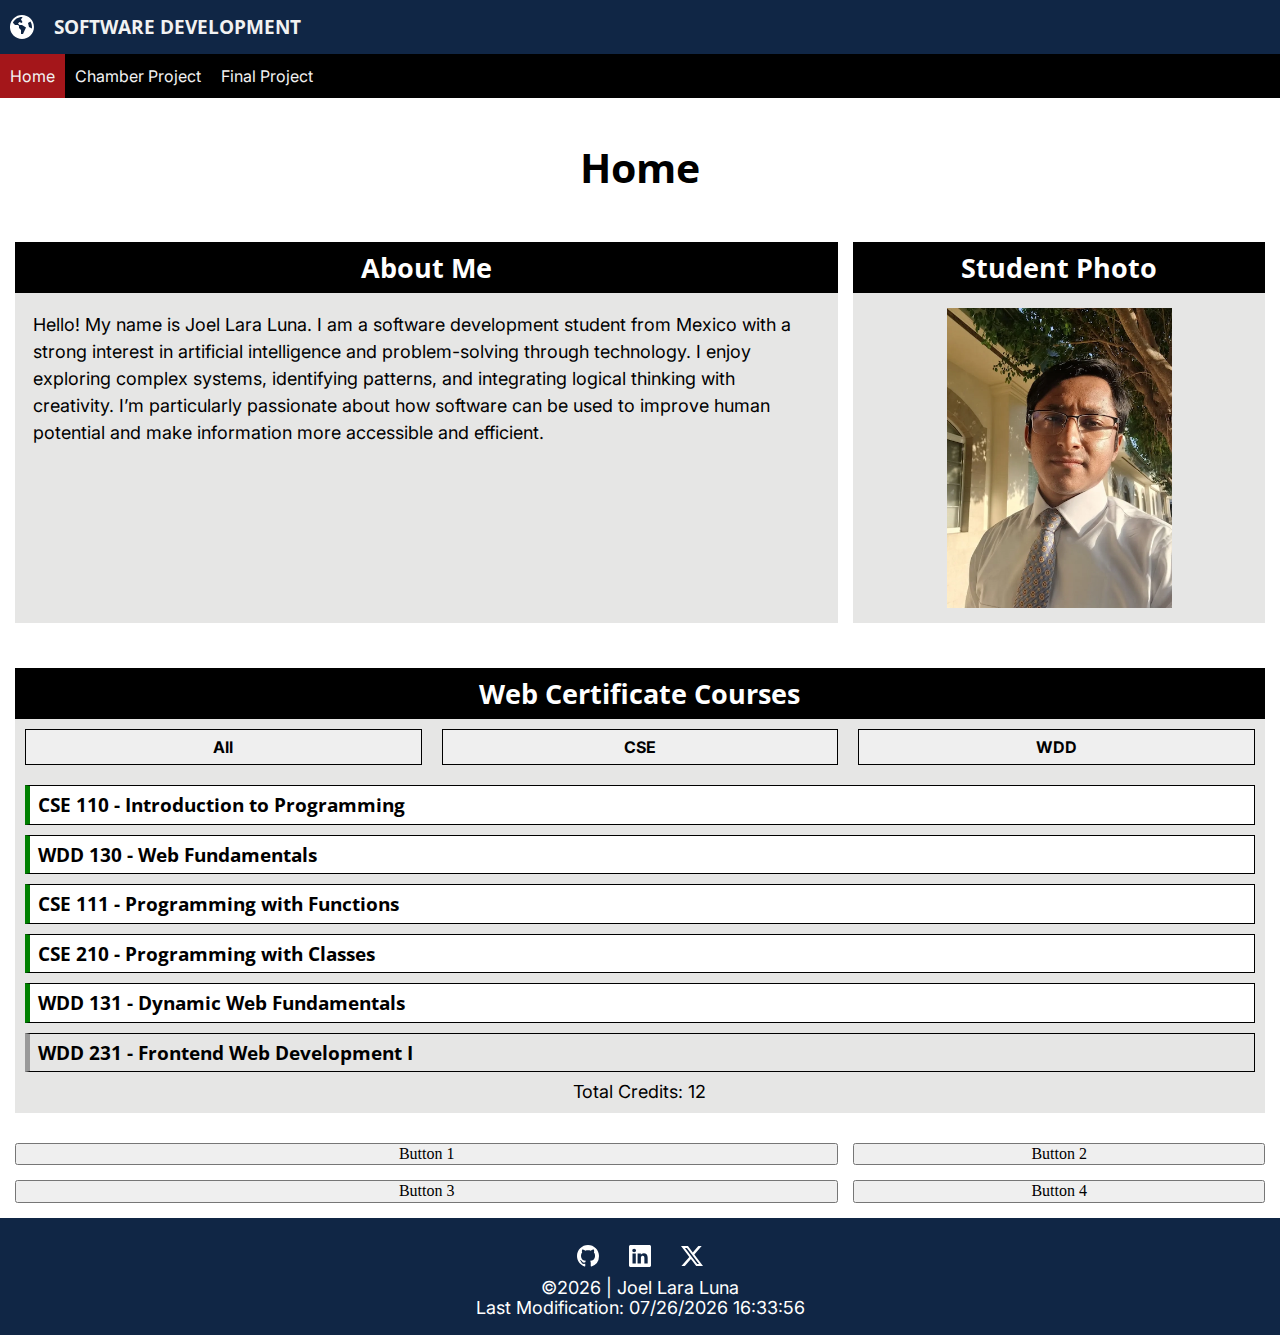
<file: index.html>
<!DOCTYPE html>
<html lang="en">
    <head>
        <meta charset="UTF-8" />
        <meta name="viewport" content="width=device-width, initial-scale=1.0" />
        <title>Home Page | Joel Lara Luna</title>
        <meta name="description" content="Home Page" />
        <meta name="author" content="Joel Lara Luna" />

        <meta property="og:title" content="Joel Lara Luna" />
        <meta property="og:description" content="Discover my course home page." />
        <meta property="og:url" content="https://jlaraluna.github.io/wdd231/" />
        <meta property="og:image" content="https://www.apple.com/ac/structured-data/images/open_graph_logo.png?202110180743" />

        <link rel="stylesheet" href="styles/normalize.css" />
        <link rel="stylesheet" href="styles/small.css" />
        <link rel="stylesheet" href="styles/larger.css" />

        <link rel="preconnect" href="https://fonts.googleapis.com" />
        <link rel="preconnect" href="https://fonts.gstatic.com" crossorigin />

        <!-- Preconnect -->
        <link rel="preconnect" href="https://fonts.googleapis.com" />
        <link rel="preconnect" href="https://fonts.gstatic.com" crossorigin />

        <!-- Load fonts -->
        <link href="https://fonts.googleapis.com/css2?family=Inter:wght@400;700&family=Open+Sans:wght@400;700&display=swap" rel="stylesheet" />

        <script src="scripts/course.js" defer></script>
        <script src="scripts/date.js" defer></script>
        <script src="scripts/navigation.js" defer></script>
        <script src="scripts/modal.js" defer></script>
    </head>

    <body>
        <header>
            <img src="images/logo.svg" alt="Site Logo" width="100" height="100" />
            <span>SOFTWARE DEVELOPMENT</span>
            <button id="ham-btn" class="hamburger" aria-label="Open menu"></button>
        </header>
        <nav id="nav-bar" class="navigation">
            <ul>
                <li class="current"><a href="#">Home</a></li>
                <li><a href="#">Chamber Project</a></li>
                <li><a href="#">Final Project</a></li>
            </ul>
        </nav>
        <main class="main">
            <h1>Home</h1>
            <!-- Section 1: About Me -->
            <section class="card-section about">
                <h2 class="card-title">About Me</h2>
                <p class="card-content">
                    Hello! My name is Joel Lara Luna. I am a software development student from Mexico with a strong interest in artificial
                    intelligence and problem-solving through technology. I enjoy exploring complex systems, identifying patterns, and integrating
                    logical thinking with creativity. I’m particularly passionate about how software can be used to improve human potential and make
                    information more accessible and efficient.
                </p>
            </section>
            <!-- Section 2: Student Photo -->
            <section class="card-section photo">
                <h2 class="card-title">Student Photo</h2>
                <img src="images/image.webp" alt="Profile Picture" width="300" height="300" />
            </section>
            <!-- Section 3: Web Certificate Courses -->
            <section class="card-section courses">
                <h2 class="card-title">Web Certificate Courses</h2>
                <div class="button-container">
                    <button class="buttons" id="allBtn">All</button>
                    <button class="buttons" id="wddBtn">CSE</button>
                    <button class="buttons" id="cseBtn">WDD</button>
                </div>
                <div class="courses-container" id="coursesContainer"></div>
                <p id="totalCreditsText">Total Credits: <span id="totalCredits">0</span></p>
            </section>

            <button id="openButton1">Button 1</button>
            <button id="openButton2">Button 2</button>
            <button id="openButton3">Button 3</button>
            <button id="openButton4">Button 4</button>

            <div id="showHere"></div>

            <dialog id="dialogBox">
                <div>
                    <h2>Sample title</h2>
                    <button id="closeButton">❌</button>
                </div>
                <p></p>
            </dialog>
        </main>
        <footer>
            <div class="social">
                <a href="https://github.com/jlaraluna/wdd231.git" target="_blank"
                    ><img src="images/github.svg" alt="Github Logo" width="16" height="16"
                /></a>
                <a href="https://www.linkedin.com/in/joel-lara-luna/" target="_blank"
                    ><img src="images/linkedin.svg" alt="Linkedin Logo" width="16" height="16"
                /></a>
                <a href="https://x.com/?lang=es" target="_blank"><img src="images/twitter-x.svg" alt="X / Twitter Logo" width="16" height="16" /></a>
            </div>
            <p><span id="currentYear"></span> | Joel Lara Luna</p>
            <p id="lastModified"></p>
        </footer>
    </body>
</html>
</file>
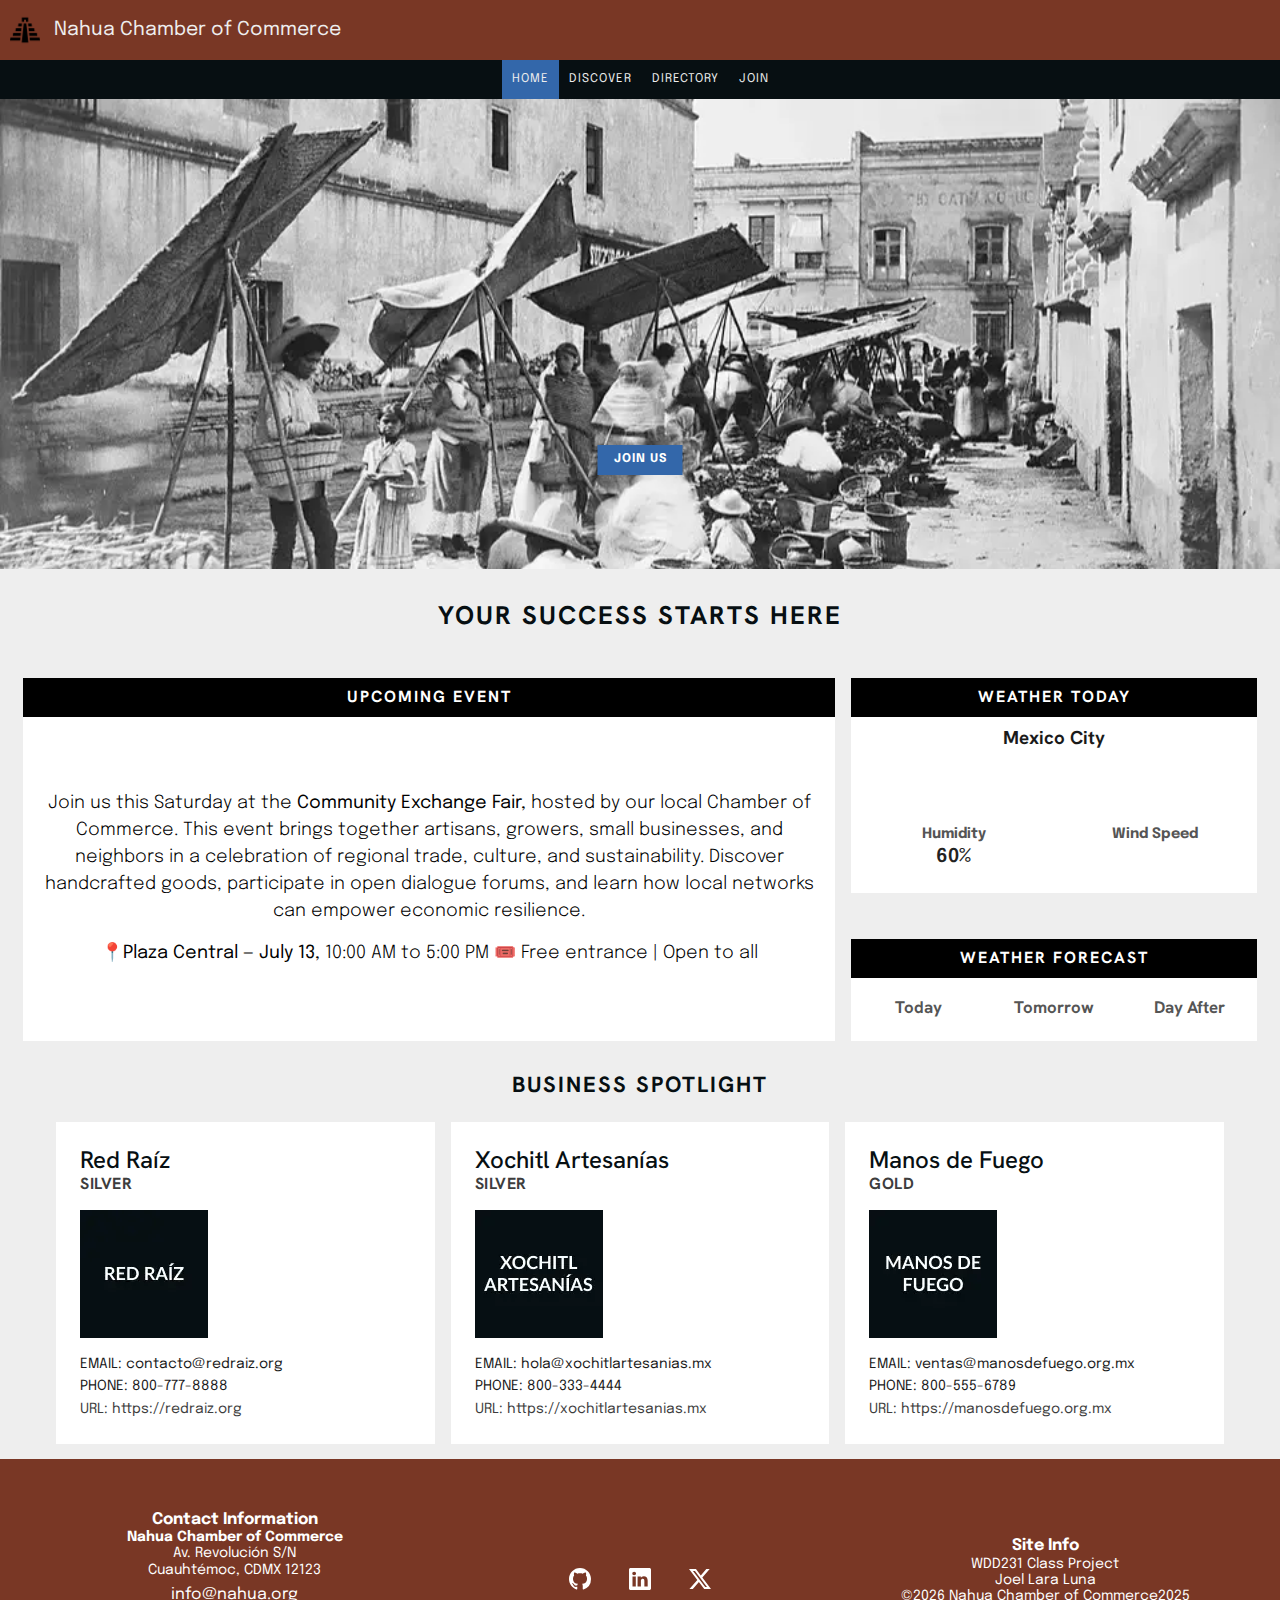
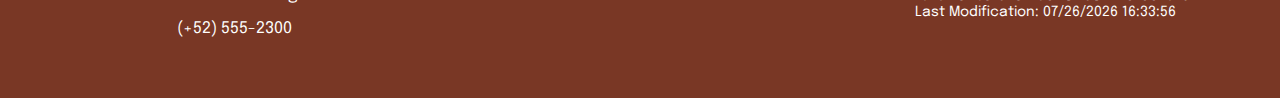
<file: chamber/index.html>
<!DOCTYPE html>
<html lang="en">
    <head>
        <meta charset="UTF-8">
        <meta name="viewport" content="width=device-width, initial-scale=1.0" />
        <title>Home | Mexico's Chamber of Commerce</title>
        <meta
            name="description"
            content="The Chamber of Commerce connects you with local enterprises and initiatives focused on clean energy, cultural resilience, and sustainable development in Mexico."
        />

        <meta name="author" content="Joel Lara Luna" />
        <link rel="icon" type="image/ico" href="images/favicon.ico">
        <!-- Social Media Tags -->
        <meta property="og:title" content="Member Directory | Nahua Chamber of Commerce" />
        <meta
            property="og:description"
            content="Connect with local businesses and organizations rooted in cultural heritage and sustainable commerce."
        />
        <meta property="og:image" content="https://jlaraluna.github.io/wdd231/chamber/images/tierra-madre.webp" />
        <meta property="og:url" content="https://jlaraluna.github.io/wdd231/chamber/directory.html" />
        <!-- CSS  -->
        <link rel="stylesheet" href="styles/normalize.css" />
        <link rel="stylesheet" href="styles/small.css" />
        <link rel="stylesheet" href="styles/larger.css" />

        <!-- Preconnect -->
        <link rel="preconnect" href="https://fonts.googleapis.com">
        <link rel="preconnect" href="https://fonts.gstatic.com" crossorigin>

        <!-- Load fonts -->
        <link
            href="https://fonts.googleapis.com/css2?family=Epilogue:ital,wght@0,100..900;1,100..900&family=Hanken+Grotesk:ital,wght@0,100..900;1,100..900&display=swap"
            rel="stylesheet"
        />

        <!-- Javascript -->
        <script src="scripts/date.js" defer></script>
        <script src="scripts/navigation.js" defer></script>
        <script src="scripts/weather.js" defer></script>
        <script src="scripts/spotlight.js" defer></script>
    </head>
    <body>
        <header>
            <img src="images/logo.webp" alt="Site Logo" width="30" height="30" />
            <span>Nahua Chamber of Commerce</span>
            <button id="ham-btn" class="hamburger" aria-label="Open menu"></button>
        </header>
        <nav id="nav-bar" class="navigation" aria-label="Main navigation">
            <ul>
                <li class="current"><a href="index.html">Home</a></li>
                <li><a href="#">Discover</a></li>
                <li><a href="directory.html">Directory</a></li>
                <li><a href="#">Join</a></li>
            </ul>
        </nav>
        <!-- Hero Section -->
        <section class="hero">
            <picture>
                <source srcset="images/hero-large.webp" media="(min-width: 38rem)" />
                <img src="images/hero-small.webp" alt="Traditional street market in Mexico City, c.1885" width="500" height="700" />
            </picture>
            <button id="hero" class="cta" aria-label="Join the Chamber">Join Us</button>
        </section>

        <main class="home-grid">
            <h1>Your success starts here</h1>

            <!-- Events Section -->
            <section class="events" aria-labelledby="events-title">
                <h2 id="events-title" class="card-title">Upcoming Event</h2>
                <div class="event-info">
                    <p>
                        Join us this Saturday at the <b>Community Exchange Fair,</b> hosted by our local Chamber of Commerce. This event brings
                        together artisans, growers, small businesses, and neighbors in a celebration of regional trade, culture, and sustainability.
                        Discover handcrafted goods, participate in open dialogue forums, and learn how local networks can empower economic resilience.
                    </p>
                    <p>📍<b>Plaza Central — July 13,</b> 10:00 AM to 5:00 PM 🎟️ Free entrance | Open to all</p>
                </div>
            </section>

            <!-- Weather Section -->
            <section class="weather card" aria-labelledby="weather-title">
                <h2 id="weather-title" class="card-title">Weather Today</h2>
                <h3 class="city-name">Mexico City</h3>

                <div class="weather-main">
                    <p class="temperature"><span id="current-temp"></span></p>
                    <figure>
                        <img id="weather-icon" src="images/placeholder.png" alt="Weather icon">
                        <figcaption id="weather-desc" class="description"></figcaption>
                    </figure>
                </div>

                <div class="weather-details">
                    <div class="detail">
                        <span class="label">Humidity</span>
                        <span id="humidity-value">60%</span>
                    </div>
                    <div class="detail">
                        <span class="label">Wind Speed</span>
                        <span id="wind-speed-value"></span>
                    </div>
                </div>
            </section>

            <!-- Forecast Section -->
            <section class="weather card" aria-labelledby="weather-title">
                <h2 class="card-title">Weather Forecast</h2>

                <div class="forecast">
                    <div class="day">
                        <h3>Today</h3>
                        <p class="temp" id="today-temp"></p>
                    </div>
                    <div class="day">
                        <h3>Tomorrow</h3>
                        <p class="temp" id="tomorrow-temp"></p>
                    </div>
                    <div class="day">
                        <h3>Day After</h3>
                        <p class="temp" id="dayafter-temp"></p>
                    </div>
                </div>
            </section>

            <!-- Spotlight Section (Business Highlights) -->
            <section class="spotlight" aria-labelledby="spotlight-title">
                <h2 class="spotlight-title" id="spotlight-title">Business Spotlight</h2>
                <div id="cards" class="grid spotlight"></div>
            </section>
        </main>

        <footer>
            <section class="adress">
                <h2>Contact Information</h2>
                <p><b>Nahua Chamber of Commerce</b></p>
                <p>Av. Revolución S/N</p>
                <p>Cuauhtémoc, CDMX 12123</p>
                <p>
                    <a href="mailto:info@nahua.org">info@nahua.org</a>
                </p>
                <p>
                    <a href="tel:+5255552300">(+52) 555-2300</a>
                </p>
            </section>

            <section class="social">
                <a href="https://github.com/jlaraluna/wdd231.git" target="_blank"
                    ><img src="images/github.svg" alt="Github Logo" width="16" height="16"
                /></a>
                <a href="https://www.linkedin.com/in/joel-lara-luna/" target="_blank"
                    ><img src="images/linkedin.svg" alt="Linkedin Logo" width="16" height="16"
                /></a>
                <a href="https://x.com/?lang=es" target="_blank"><img src="images/twitter-x.svg" alt="X / Twitter Logo" width="16" height="16" /></a>
            </section>
            <section class="student-info">
                <h2>Site Info</h2>
                <p>WDD231 Class Project</p>
                <p>Joel Lara Luna</p>
                <p><span id="currentYear"></span>2025</p>
                <p id="lastModified">Last modified:</p>
            </section>
        </footer>
    </body>
</html>
</file>
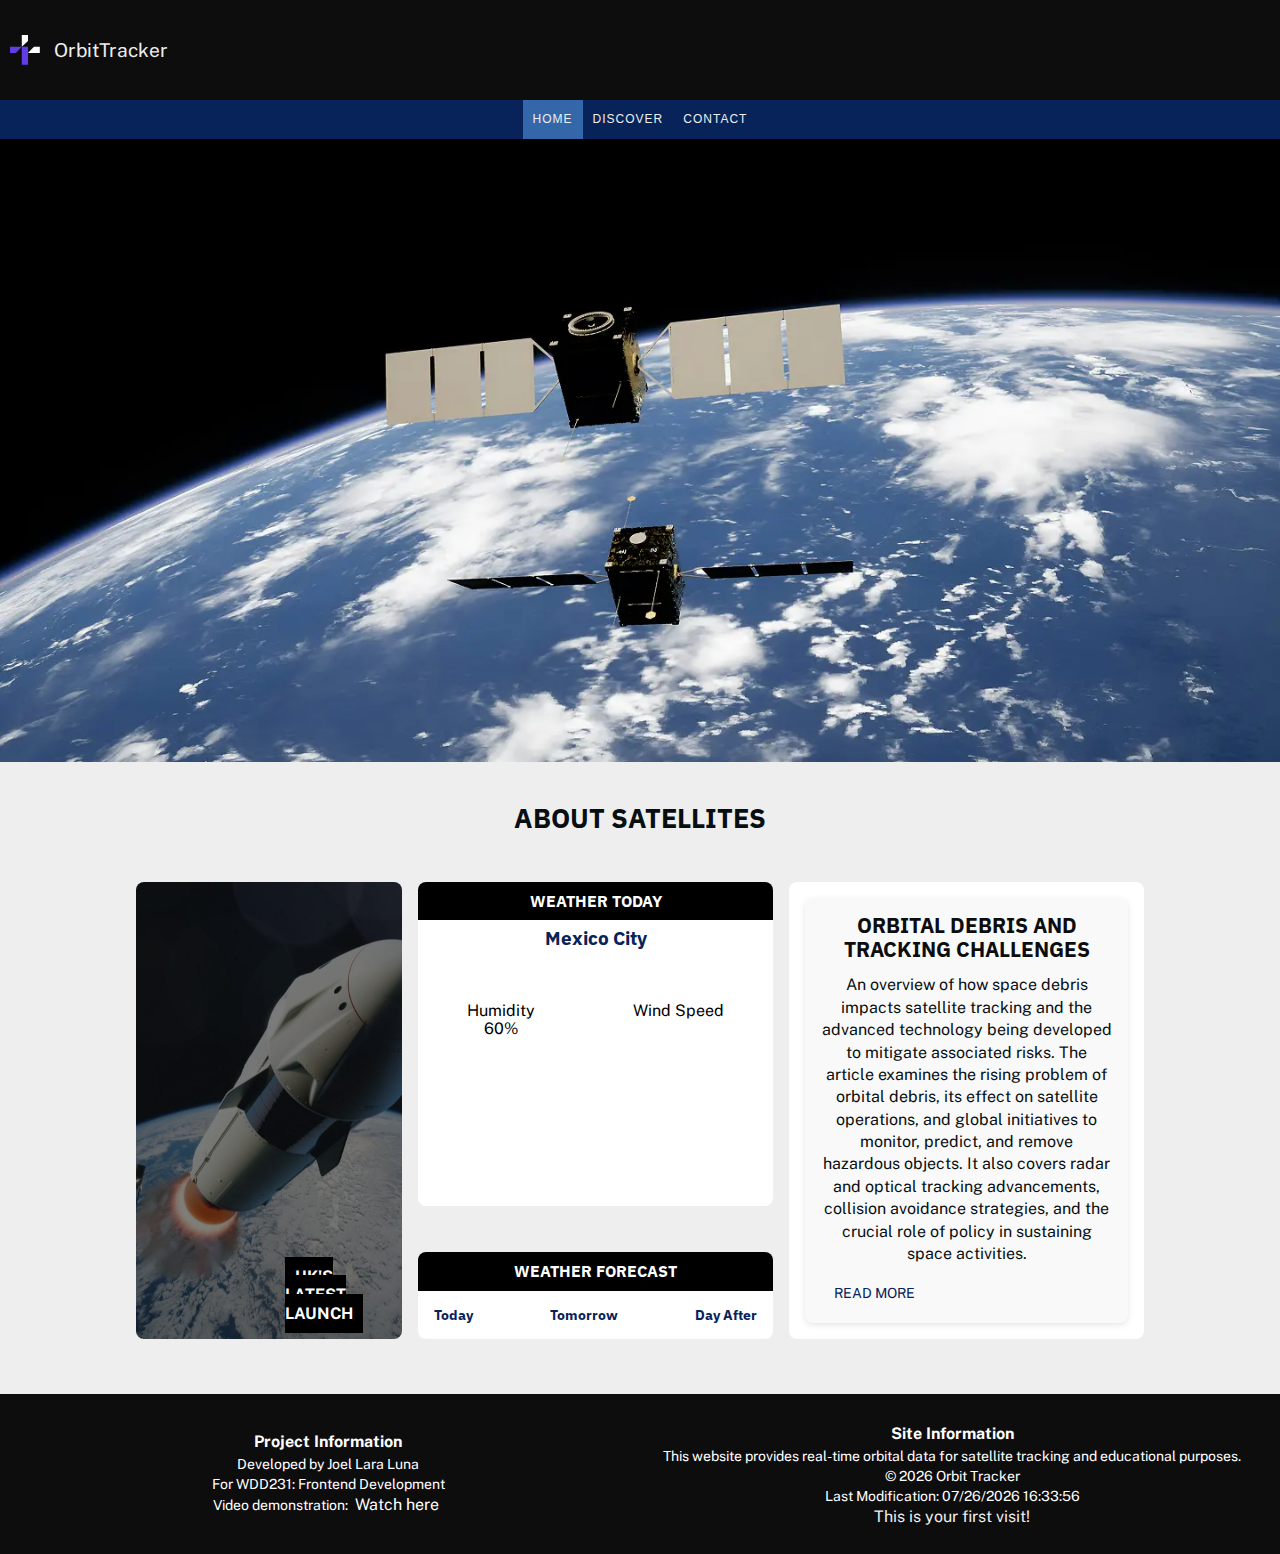
<file: finalproject/index.html>
<!DOCTYPE html>
<html lang="en">
    <head>
        <meta charset="UTF-8" />
        <meta name="viewport" content="width=device-width, initial-scale=1.0" />
        <title>Home | OrbitTracker</title>
        <meta
            name="description"
            content="This website provides real-time and educational information about satellites orbiting Earth. Users can browse a curated list of satellites, explore key data like launch date and operator, and save their favorite satellites for later viewing. It serves as a learning tool and a tech showcase for space enthusiasts, students, and curious minds."
        />

        <meta name="author" content="Joel Lara Luna" />
        <!-- CSS  -->
        <link rel="stylesheet" href="styles/normalize.css" />
        <link rel="stylesheet" href="styles/small.css" />
        <link rel="stylesheet" href="styles/larger.css" />
        <link rel="icon" href="images/favicon.ico">
        <!-- Social Media Tags -->
        <meta property="og:title" content="Home | OrbitTracker" />
        <meta
            property="og:description"
            content="This website provides real-time and educational information about satellites orbiting Earth. Users can browse a curated list of satellites, explore key data like launch date and operator, and save their favorite satellites for later viewing. It serves as a learning tool and a tech showcase for space enthusiasts, students, and curious minds."
        />
        <meta property="og:image" content="https://jlaraluna.github.io/wdd231/finalproject/images/social-media.jpg" />
        <meta property="og:url" content="https://jlaraluna.github.io/wdd231/finalproject/index.html" />
        <!-- Preconnect -->
        <link rel="preconnect" href="https://fonts.googleapis.com" />
        <link rel="preconnect" href="https://fonts.gstatic.com" crossorigin />
        <!-- Load fonts -->
        <link href="https://fonts.googleapis.com/css2?family=IBM+Plex+Sans:wght@600&family=Public+Sans&display=swap" rel="stylesheet" />
        <!-- Javascript -->
        <script type="module" src="scripts/main.js"></script>
    </head>
    <body>
        <header>
            <img src="images/logo.svg" alt="Site Logo" width="90" height="90" />
            <span>OrbitTracker</span>
            <button id="ham-btn" class="hamburger" aria-label="Open menu"></button>
        </header>
        <nav id="nav-bar" class="navigation" aria-label="Main navigation">
            <ul>
                <li class="current"><a href="index.html">Home</a></li>
                <li><a href="discover.html">Discover</a></li>
                <li><a href="contact.html">Contact</a></li>
            </ul>
        </nav>
        <!-- Hero Section -->
        <section class="hero">
            <picture>
                <source srcset="images/hero-large.webp" media="(min-width: 38rem)" />
                <img src="images/hero-small.webp" alt="Satellite orbiting in the space" width="500" height="700" />
            </picture>
        </section>

        <main class="home-grid">
            <h1>About satellites</h1>

            <!-- Launch Section -->

            <section class="card card--launch" aria-labelledby="launch-title">
                <button class="card__button" aria-label="View Launch Details">
                    <span class="card__background"></span>
                    <span class="card__overlay">
                        <strong id="launch-title" class="card__title">UK's Latest Launch</strong>
                    </span>
                </button>
            </section>

            <!-- Launch Modal -->
            <dialog id="launchModal" class="modal">
                <form method="dialog">
                    <button class="modal__close" aria-label="Close">&times;</button>
                </form>
                <h2 class="modal__title">Launch Details</h2>
                <p>
                    <strong>Skynet 6A</strong> is the UK's next-gen military communications satellite, built entirely on British soil at RAL Space. It
                    offers over 3.5× the capacity of Skynet 5 and is set to enter service in 2027 to provide secure, resilient global connectivity for
                    the UK armed forces.
                </p>
            </dialog>

            <!-- Weather Section -->
            <section class="card card--weather" aria-labelledby="weather-title">
                <h2 id="weather-title" class="card__title">Weather Today</h2>
                <h3 class="weather__city">Mexico City</h3>

                <div class="weather__main">
                    <p class="weather__temperature"><span id="current-temp"></span></p>
                    <figure>
                        <img id="weather-icon" src="images/placeholder.png" alt="Weather icon" loading="lazy" />
                        <figcaption id="weather-desc" class="weather__description"></figcaption>
                    </figure>
                </div>

                <div class="weather__details">
                    <div class="weather__detail">
                        <span>Humidity</span>
                        <span id="humidity-value">60%</span>
                    </div>
                    <div class="weather__detail">
                        <span>Wind Speed</span>
                        <span id="wind-speed-value"></span>
                    </div>
                </div>
            </section>

            <!-- Forecast Section -->
            <section class="card card--forecast" aria-labelledby="forecast-title">
                <h2 id="forecast-title" class="card__title">Weather Forecast</h2>

                <div class="forecast">
                    <div class="forecast__day">
                        <h3>Today</h3>
                        <p class="forecast__temp" id="today-temp"></p>
                    </div>
                    <div class="forecast__day">
                        <h3>Tomorrow</h3>
                        <p class="forecast__temp" id="tomorrow-temp"></p>
                    </div>
                    <div class="forecast__day">
                        <h3>Day After</h3>
                        <p class="forecast__temp" id="dayafter-temp"></p>
                    </div>
                </div>
            </section>

            <!-- Articles -->
            <section id="dynamic-articles" class="spotlight card"></section>
        </main>

        <footer>
            <section>
                <h2>Project Information</h2>
                <p>Developed by Joel Lara Luna</p>
                <p>For WDD231: Frontend Development</p>
                <p
                    >Video demonstration:
                    <a
                        href="https://byupathway.zoom.us/rec/share/3N2Hr4CFpwm3sNGJ9Opa0097eu5YtYC5fz9uiI1_FOOHYzNQbP0qkLw33JfFPfWY.E_jSjrvrFNjOdxhL"
                        target="_blank"
                        >Watch here</a
                    ></p
                >
            </section>

            <section>
                <h2>Site Information</h2>
                <p>This website provides real-time orbital data for satellite tracking and educational purposes.</p>
                <p><span id="currentYear"></span></p>
                <p><span id="lastModified"></span></p>
                <div id="visit-message"></div>
            </section>
        </footer>
    </body>
</html>
</file>
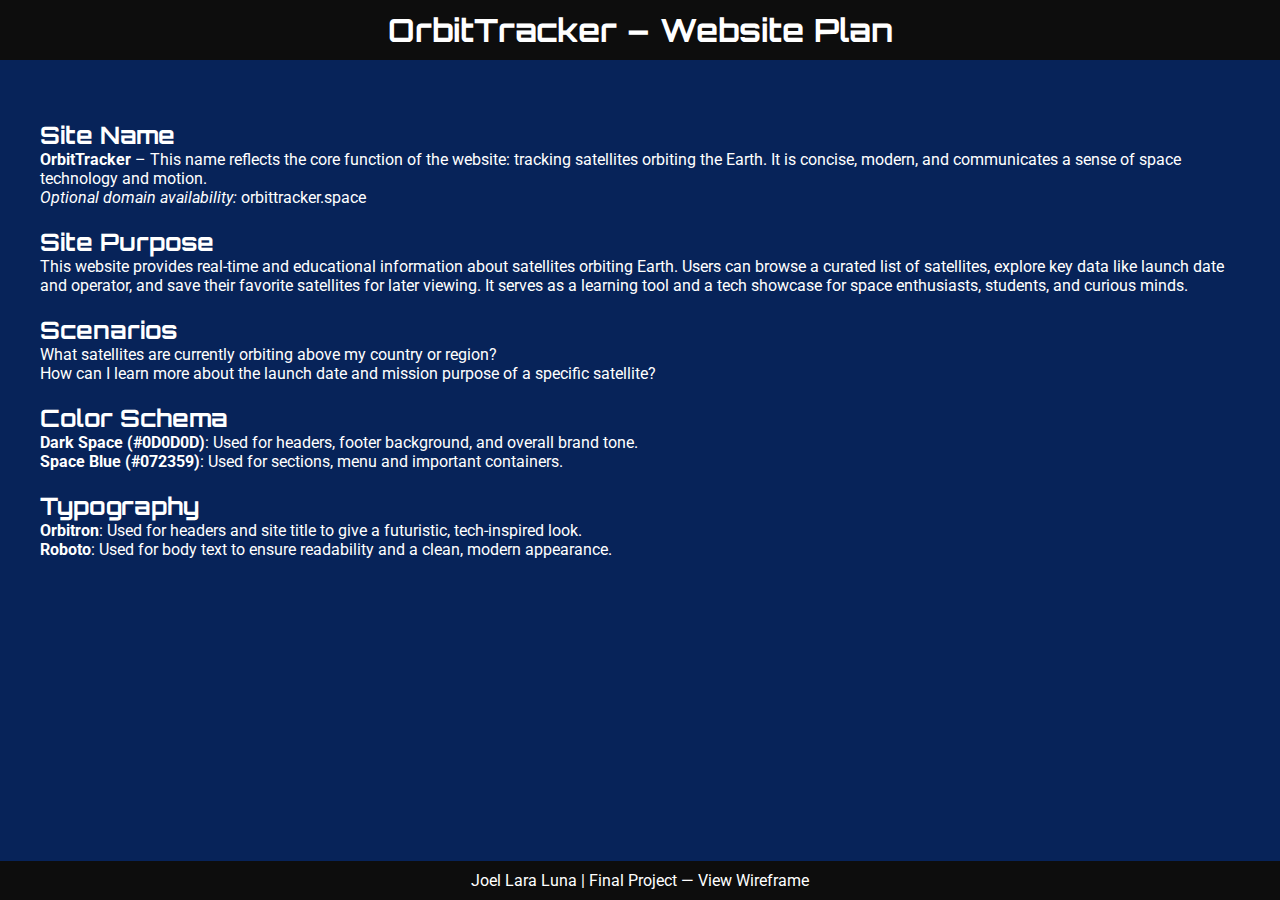
<file: project/index.html>
<!DOCTYPE html>
<html lang="en">
    <head>
        <meta charset="UTF-8">
        <meta name="viewport" content="width=device-width, initial-scale=1.0" />
        <title>OrbitTracker</title>
        <meta
            name="description"
            content="OrbitTracker is a modern satellite tracking website that provides real-time data, satellite details, and user interactivity through a dynamic interface built with HTML, CSS, and JavaScript."
        />
        <meta name="author" content="Joel Lara Luna" />

        <link rel="preconnect" href="https://fonts.googleapis.com" />
        <link rel="preconnect" href="https://fonts.gstatic.com" crossorigin />
        <link
            href="https://fonts.googleapis.com/css2?family=Orbitron:wght@400..900&family=Roboto:ital,wght@0,100..900;1,100..900&display=swap"
            rel="stylesheet"
        />
        <link rel="stylesheet" href="styles/small.css" />
    </head>
    <body>
        <header>
            <h1>OrbitTracker – Website Plan</h1>
        </header>

        <main>
            <section>
                <h2>Site Name</h2>
                <p
                    ><strong>OrbitTracker</strong> – This name reflects the core function of the website: tracking satellites orbiting the Earth. It
                    is concise, modern, and communicates a sense of space technology and motion.</p
                >
                <p><em>Optional domain availability:</em> orbittracker.space</p>
            </section>

            <section>
                <h2>Site Purpose</h2>
                <p
                    >This website provides real-time and educational information about satellites orbiting Earth. Users can browse a curated list of
                    satellites, explore key data like launch date and operator, and save their favorite satellites for later viewing. It serves as a
                    learning tool and a tech showcase for space enthusiasts, students, and curious minds.</p
                >
            </section>

            <section>
                <h2>Scenarios</h2>
                <ul>
                    <li>What satellites are currently orbiting above my country or region?</li>
                    <li>How can I learn more about the launch date and mission purpose of a specific satellite?</li>
                </ul>
            </section>

            <section>
                <h2>Color Schema</h2>
                <ul>
                    <li><strong>Dark Space (#0D0D0D)</strong>: Used for headers, footer background, and overall brand tone.</li>
                    <li><strong>Space Blue (#072359)</strong>: Used for sections, menu and important containers.</li>
                </ul>
            </section>

            <section>
                <h2>Typography</h2>
                <ul>
                    <li><strong>Orbitron</strong>: Used for headers and site title to give a futuristic, tech-inspired look.</li>
                    <li><strong>Roboto</strong>: Used for body text to ensure readability and a clean, modern appearance.</li>
                </ul>
            </section>
        </main>
        <footer>
            <p>
                Joel Lara Luna | Final Project &mdash;
                <a href="https://app.moqups.com/HTCoYscmxNaK57IytmPw9YLDE3F6Fa3y/view/page/ad64222d5" target="_blank" rel="noopener noreferrer">
                    View Wireframe
                </a>
            </p>
        </footer>
    </body>
</html>
</file>
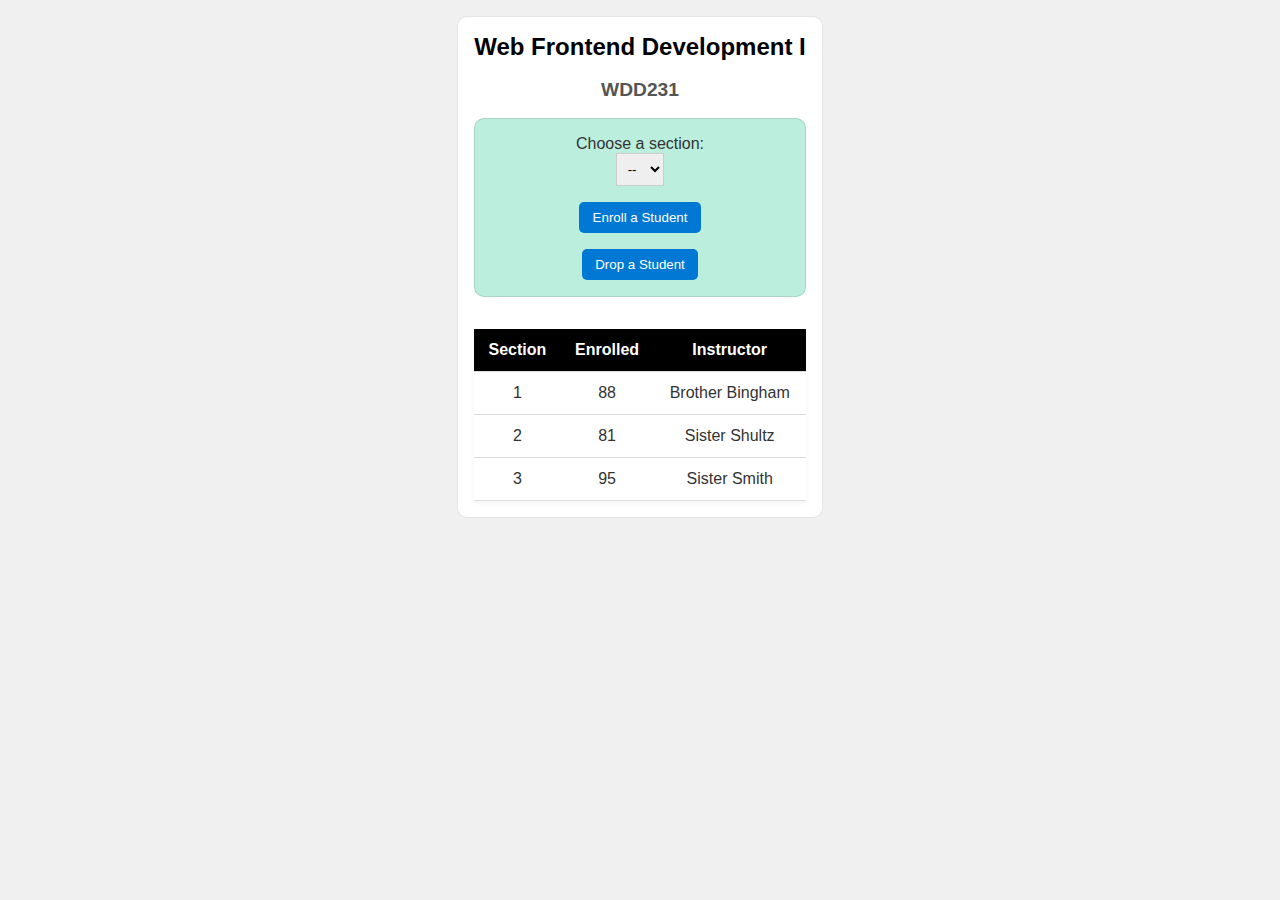
<file: modules.html>
<!DOCTYPE html>
<html lang="en">

<head>
  <meta charset="UTF-8">
  <meta name="viewport" content="width=device-width, initial-scale=1.0">
  <title>Modules Example: Course and Sections</title>
  <link rel="stylesheet" href="styles/modules.css">
  <script type="module" src="scripts/modules.js"></script>
</head>

<body>
  <main>
  <h1 id="courseName"></h1>
  <h2 id="courseCode"></h2>

  <div id="enrollment">
    <p>Choose a section:</p>
    <select id="sectionNumber">
      <option value="0" disabled selected>--</option>
    </select>
    <button id="enrollStudent">Enroll a Student</button>
    <button id="dropStudent">Drop a Student</button>
  </div>

  <table>
    <thead>
      <tr>
        <th>Section</th>
        <th>Enrolled</th>
        <th>Instructor</th>
      </tr>
    </thead>
    <tbody id="sections"></tbody>
  </table>
  </main>
</body>

</html>
</file>
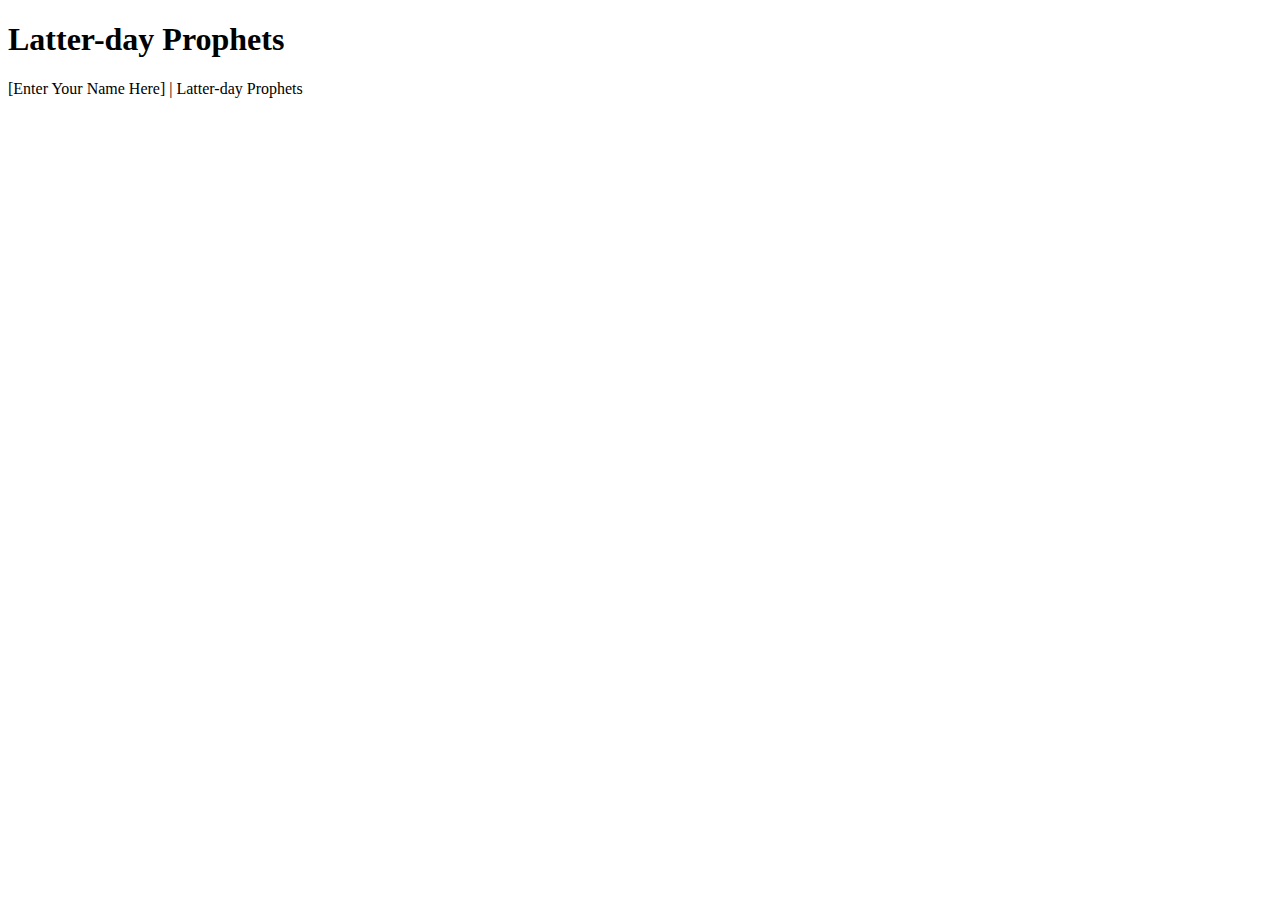
<file: prophets.html>
<!DOCTYPE html>
<html lang="en">
    <head>
        <meta charset="UTF-8" />
        <meta name="viewport" content="width=device-width, initial-scale=1.0" />
        <title>Document</title>

        <link rel="stylesheet" href="styles/prophets.css" />
        <script src="scripts/prophets.js" defer></script>
    </head>
    <body>
        <header>
            <h1>Latter-day Prophets</h1>
        </header>
        <main>
            <div id="cards" class="grid"></div>
        </main>
        <footer>[Enter Your Name Here] | Latter-day Prophets</footer>
    </body>
</html>
</file>
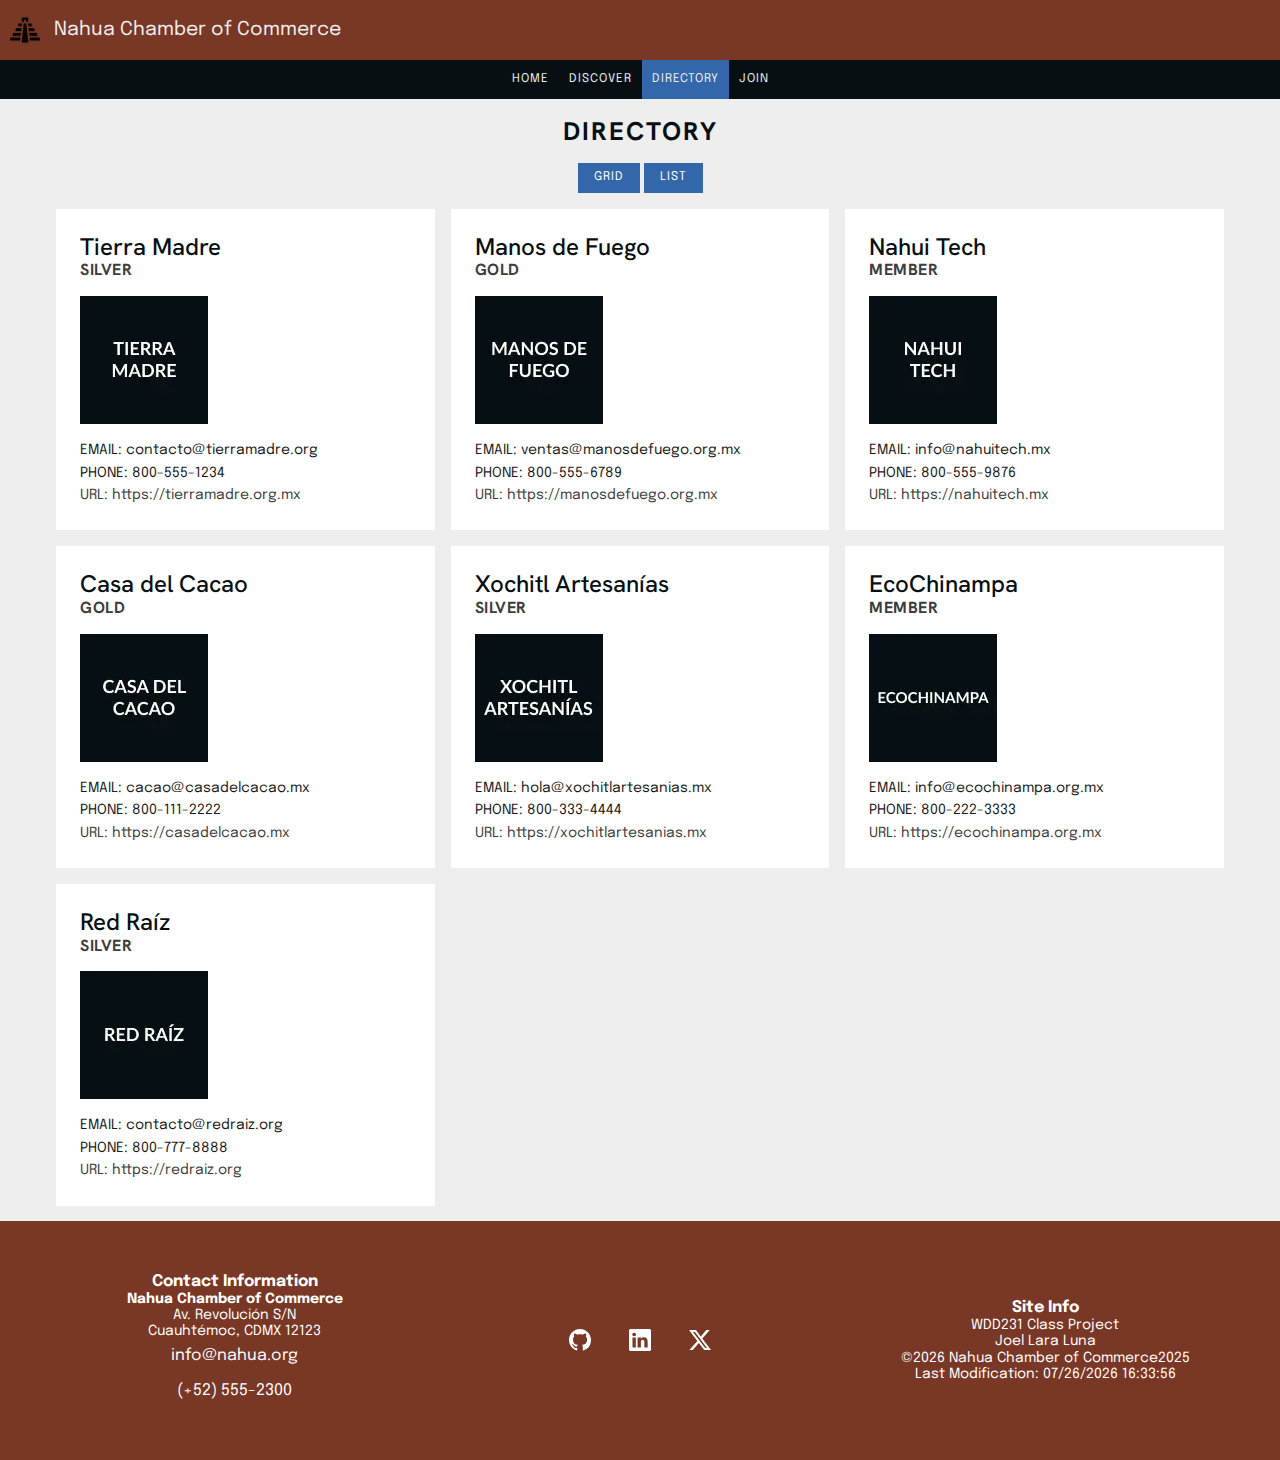
<file: chamber/directory.html>
<!DOCTYPE html>
<html lang="en">
    <head>
        <meta charset="UTF-8">
        <meta name="viewport" content="width=device-width, initial-scale=1.0" />
        <title>Directory | Mexico's Chamber of Commerce</title>
        <meta
            name="description"
            content="Explore the Mexico's Chamber of Commerce Member Directory. Discover local businesses, cooperatives, and organizations committed to sustainable growth and cultural heritage."
        />
        <meta name="author" content="Joel Lara Luna" />
        <link rel="icon" type="image/ico" href="images/favicon.ico" />
        <!-- Social Media Tags -->
        <meta property="og:title" content="Member Directory | Nahua Chamber of Commerce" />
        <meta
            property="og:description"
            content="Connect with local businesses and organizations rooted in cultural heritage and sustainable commerce."
        />
        <meta property="og:image" content="https://jlaraluna.github.io/wdd231/chamber/images/tierra-madre.webp" />
        <meta property="og:url" content="https://jlaraluna.github.io/wdd231/chamber/directory.html" />
        <!-- CSS  -->
        <link rel="stylesheet" href="styles/normalize.css" />
        <link rel="stylesheet" href="styles/small.css" />
        <link rel="stylesheet" href="styles/larger.css" />

        <!-- Preconnect -->
        <link rel="preconnect" href="https://fonts.googleapis.com">
        <link rel="preconnect" href="https://fonts.gstatic.com" crossorigin>

        <!-- Load fonts -->
        <link
            href="https://fonts.googleapis.com/css2?family=Epilogue:ital,wght@0,100..900;1,100..900&family=Hanken+Grotesk:ital,wght@0,100..900;1,100..900&display=swap"
            rel="stylesheet"
        />

        <!-- Javascript -->
        <script src="scripts/date.js" defer></script>
        <script src="scripts/navigation.js" defer></script>
        <script src="scripts/members.js" defer></script>
    </head>
    <body>
        <header>
            <img src="images/logo.webp" alt="Site Logo" width="30" height="30" />
            <span>Nahua Chamber of Commerce</span>
            <button id="ham-btn" class="hamburger" aria-label="Open menu"></button>
        </header>
        <nav id="nav-bar" class="navigation" aria-label="Main navigation">
            <ul>
                <li><a href="index.html">Home</a></li>
                <li><a href="#">Discover</a></li>
                <li class="current"><a href="directory.html">Directory</a></li>
                <li><a href="#">Join</a></li>
            </ul>
        </nav>
        <main class="main">
            <h1>Directory</h1>
            <div class="menu">
                <button id="grid" aria-label="grid">Grid</button>
                <button id="list" aria-label="list">List</button>
            </div>
            <div id="cards" class="grid"></div>
        </main>
        <footer>
            <section class="adress">
                <h2>Contact Information</h2>
                <p><b>Nahua Chamber of Commerce</b></p>
                <p>Av. Revolución S/N</p>
                <p>Cuauhtémoc, CDMX 12123</p>
                <p>
                    <a href="mailto:info@nahua.org">info@nahua.org</a>
                </p>
                <p>
                    <a href="tel:+5255552300">(+52) 555-2300</a>
                </p>
            </section>

            <section class="social">
                <a href="https://github.com/jlaraluna/wdd231.git" target="_blank"
                    ><img src="images/github.svg" alt="Github Logo" width="16" height="16"
                /></a>
                <a href="https://www.linkedin.com/in/joel-lara-luna/" target="_blank"
                    ><img src="images/linkedin.svg" alt="Linkedin Logo" width="16" height="16"
                /></a>
                <a href="https://x.com/?lang=es" target="_blank"><img src="images/twitter-x.svg" alt="X / Twitter Logo" width="16" height="16" /></a>
            </section>
            <section class="student-info">
                <h2>Site Info</h2>
                <p>WDD231 Class Project</p>
                <p>Joel Lara Luna</p>
                <p><span id="currentYear"></span>2025</p>
                <p id="lastModified">Last modified:</p>
            </section>
        </footer>
    </body>
</html>
</file>
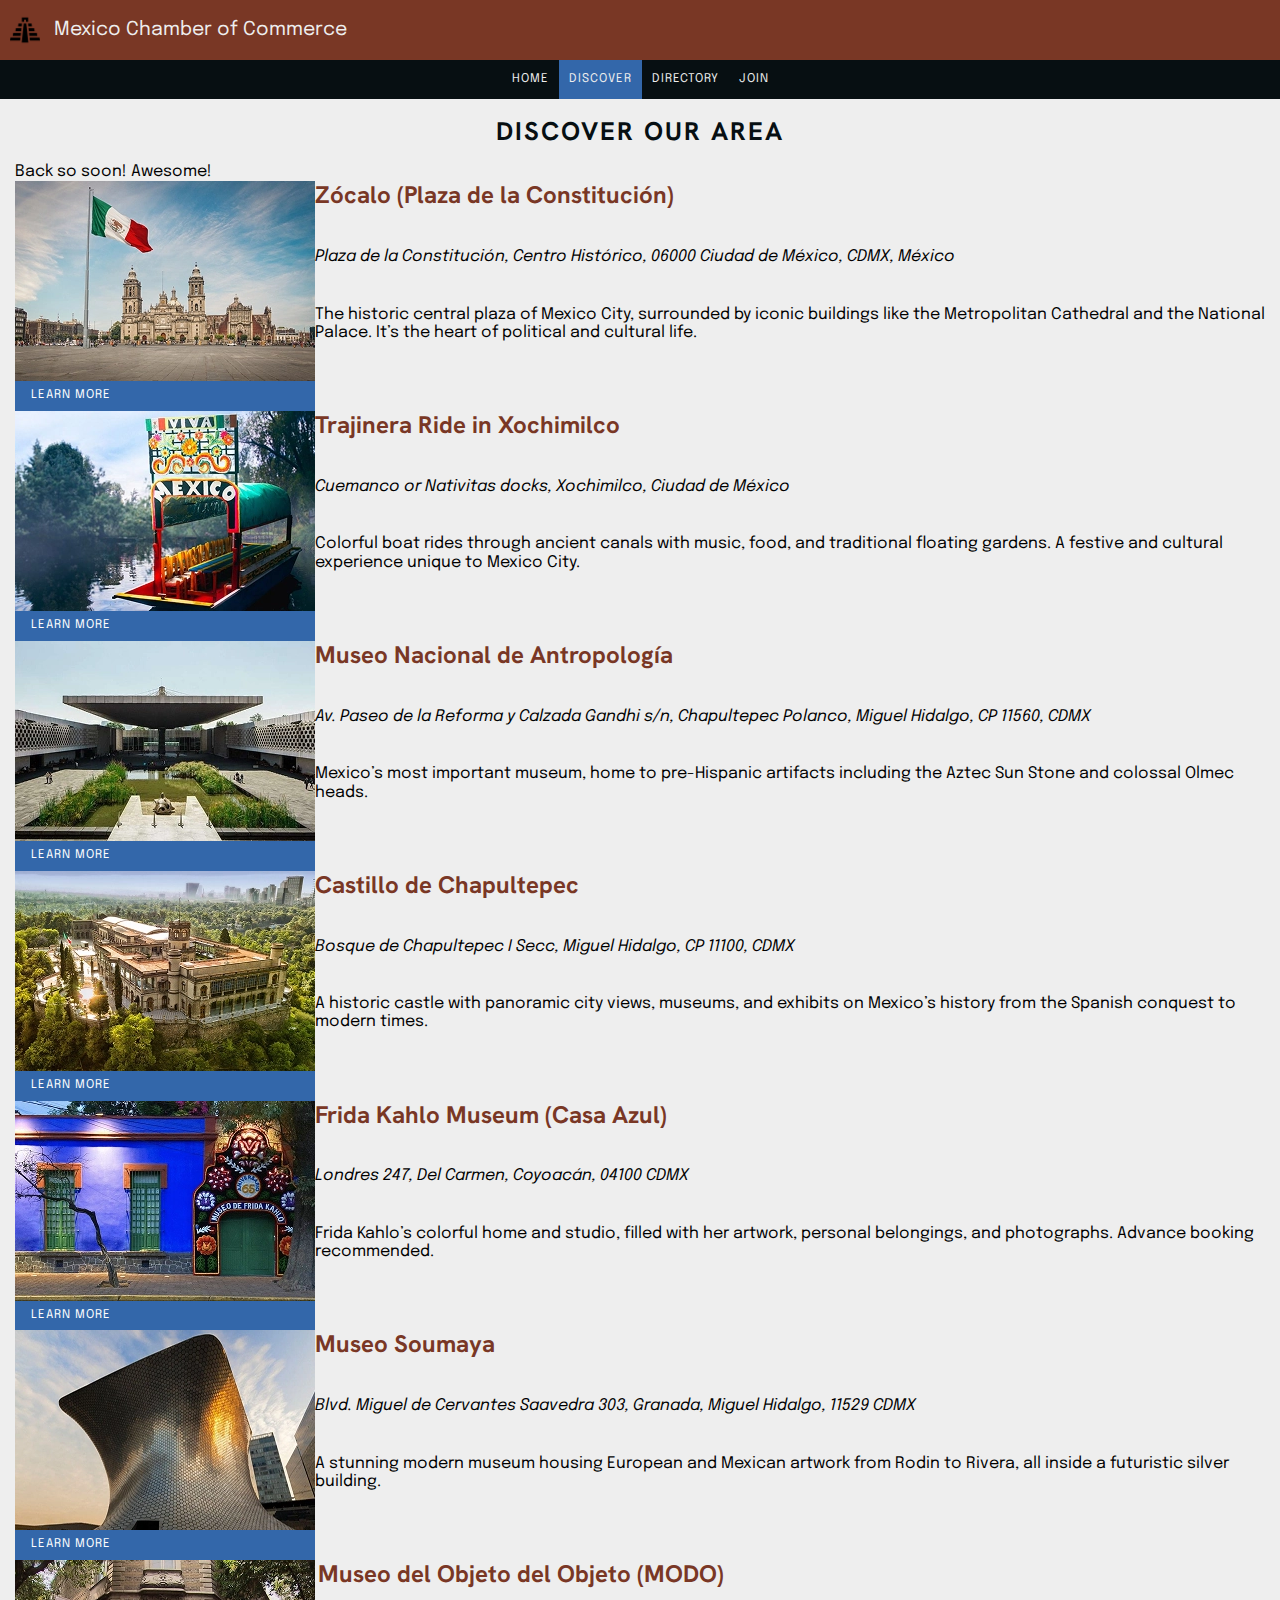
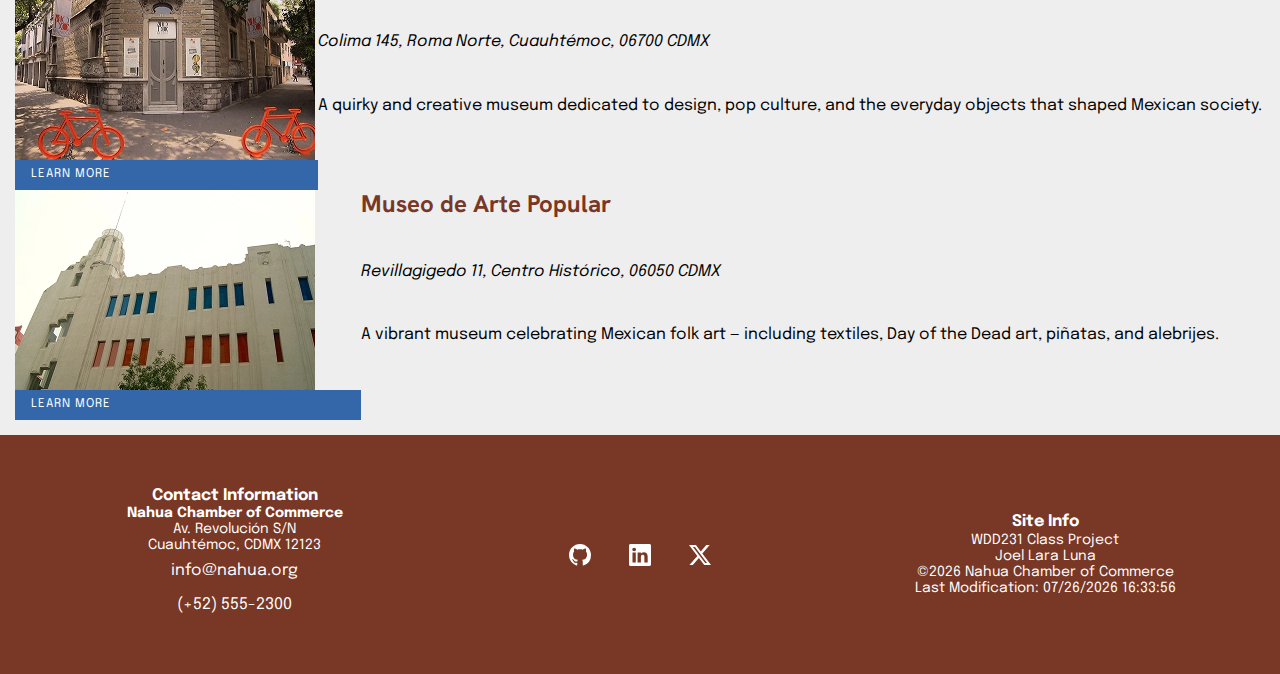
<file: chamber/discover.html>
<!DOCTYPE html>
<html lang="en">
    <head>
        <meta charset="UTF-8">
        <meta name="viewport" content="width=device-width, initial-scale=1.0" />
        <title>Discover | Mexico's Chamber of Commerce</title>
        <meta
            name="description"
            content="The Chamber of Commerce connects you with local enterprises and initiatives focused on clean energy, cultural resilience, and sustainable development in Mexico."
        />

        <meta name="author" content="Joel Lara Luna" />
        <link rel="icon" href="images/favicon.ico" />
        <!-- Social Media Tags -->
        <meta property="og:title" content="Member Directory | Nahua Chamber of Commerce" />
        <meta
            property="og:description"
            content="Connect with local businesses and organizations rooted in cultural heritage and sustainable commerce."
        />
        <meta property="og:image" content="https://jlaraluna.github.io/wdd231/chamber/images/tierra-madre.webp" />
        <meta property="og:url" content="https://jlaraluna.github.io/wdd231/chamber/directory.html" />
        <!-- CSS  -->
        <link rel="stylesheet" href="styles/normalize.css" />
        <link rel="stylesheet" href="styles/small.css" />
        <link rel="stylesheet" href="styles/medium.css" />
        <link rel="stylesheet" href="styles/larger.css" />

        <!-- Preconnect -->
        <link rel="preconnect" href="https://fonts.googleapis.com" />
        <link rel="preconnect" href="https://fonts.gstatic.com" crossorigin />

        <!-- Load fonts -->
        <link
            href="https://fonts.googleapis.com/css2?family=Epilogue:ital,wght@0,100..900;1,100..900&family=Hanken+Grotesk:ital,wght@0,100..900;1,100..900&display=swap"
            rel="stylesheet"
        />

        <!-- Javascript -->
        <script type="module" src="scripts/scripts.mjs" defer></script>
        <script src="scripts/date.js" defer></script>
        <script src="scripts/navigation.js" defer></script>
    </head>
    <body>
        <header>
            <img src="images/logo.webp" alt="Site Logo" width="30" height="30" />
            <span>Mexico Chamber of Commerce</span>
            <button id="ham-btn" class="hamburger" aria-label="Open menu"></button>
        </header>
        <nav id="nav-bar" class="navigation" aria-label="Main navigation">
            <ul>
                <li><a href="index.html">Home</a></li>
                <li class="current"><a href="discover.html">Discover</a></li>
                <li><a href="directory.html">Directory</a></li>
                <li><a href="join.html">Join</a></li>
            </ul>
        </nav>

        <main>
            <h1>Discover Our Area</h1>
            <div id="sidebar">
                <div id="visit-message"></div>
            </div>

            <section class="grid-container">
                <div id="allplaces"></div>
            </section>
        </main>

        <footer>
            <section class="adress">
                <h2>Contact Information</h2>
                <p><b>Nahua Chamber of Commerce</b></p>
                <p>Av. Revolución S/N</p>
                <p>Cuauhtémoc, CDMX 12123</p>
                <p>
                    <a href="mailto:info@nahua.org">info@nahua.org</a>
                </p>
                <p>
                    <a href="tel:+5255552300">(+52) 555-2300</a>
                </p>
            </section>

            <section class="social">
                <a href="https://github.com/jlaraluna/wdd231.git" target="_blank"
                    ><img src="images/github.svg" alt="Github Logo" width="16" height="16"
                /></a>
                <a href="https://www.linkedin.com/in/joel-lara-luna/" target="_blank"
                    ><img src="images/linkedin.svg" alt="Linkedin Logo" width="16" height="16"
                /></a>
                <a href="https://x.com/?lang=es" target="_blank"><img src="images/twitter-x.svg" alt="X / Twitter Logo" width="16" height="16" /></a>
            </section>
            <section class="student-info">
                <h2>Site Info</h2>
                <p>WDD231 Class Project</p>
                <p>Joel Lara Luna</p>
                <p><span id="currentYear"></span></p>
                <p id="lastModified"></p>
            </section>
        </footer>
    </body>
</html>
</file>
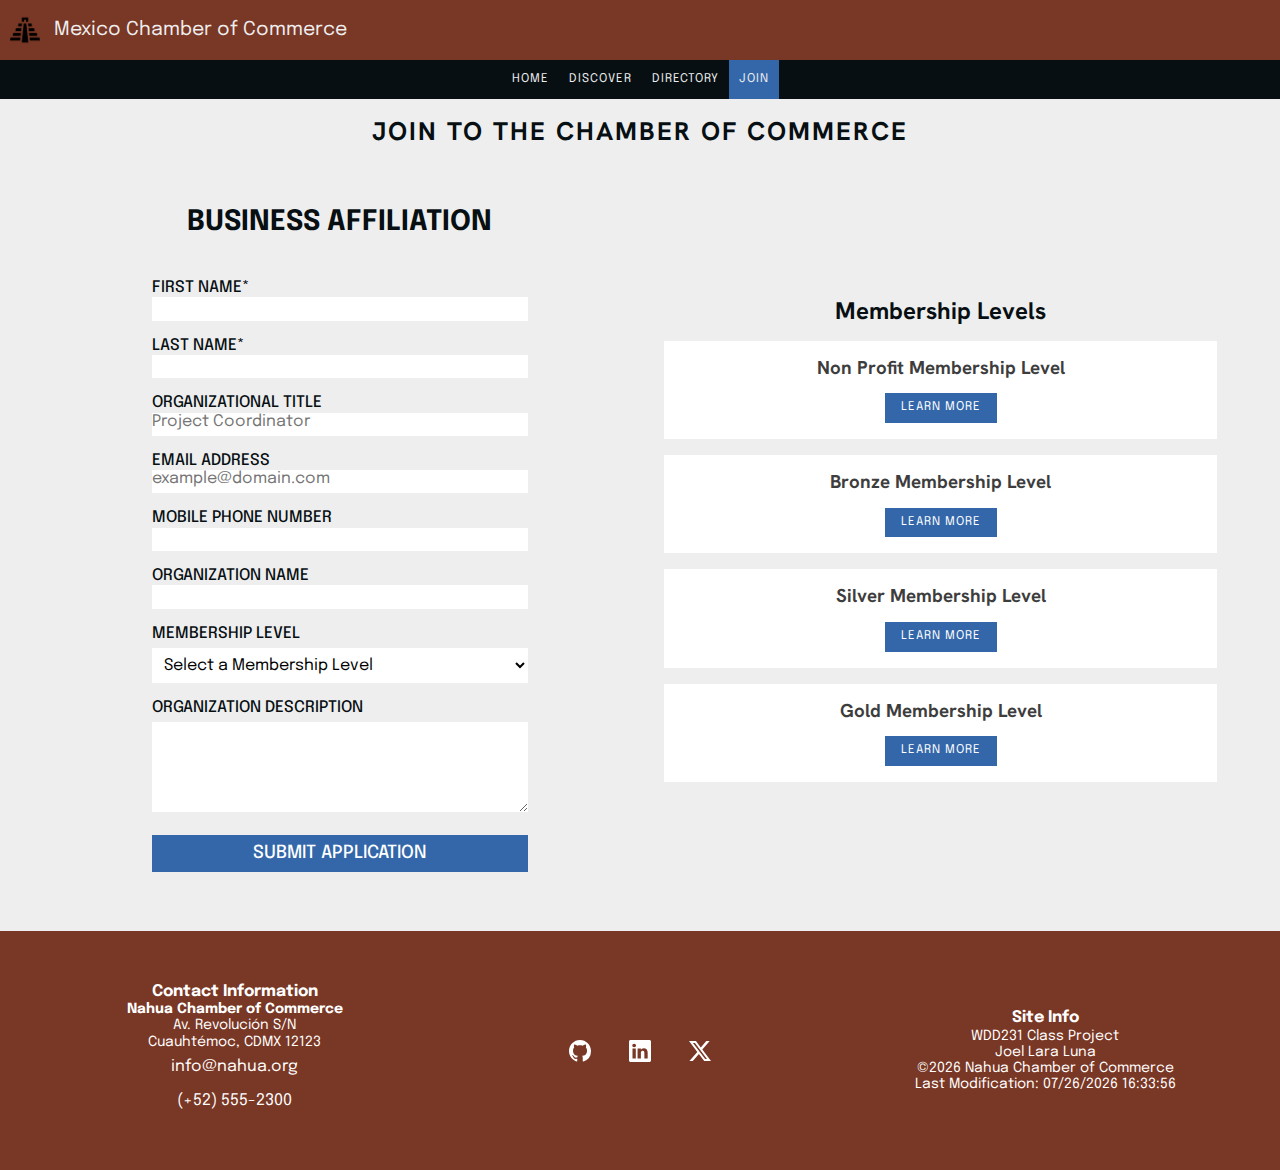
<file: chamber/join.html>
<!DOCTYPE html>
<html lang="en">
    <head>
        <meta charset="UTF-8">
        <meta name="viewport" content="width=device-width, initial-scale=1.0" />
        <title>Join | Mexico's Chamber of Commerce</title>
        <meta
            name="description"
            content="Join the Mexico's Chamber of Commerce by completing our membership form. Become part of a network of local businesses and organizations promoting sustainable development and cultural heritage."
        />
        <meta name="author" content="Joel Lara Luna" />
        <link rel="icon" href="images/favicon.ico">
        <!-- Social Media Tags -->
        <meta property="og:title" content="Member Directory | Nahua Chamber of Commerce" />
        <meta
            property="og:description"
            content="Connect with local businesses and organizations rooted in cultural heritage and sustainable commerce."
        />
        <meta property="og:image" content="https://jlaraluna.github.io/wdd231/chamber/images/tierra-madre.webp" />
        <meta property="og:url" content="https://jlaraluna.github.io/wdd231/chamber/directory.html" />
        <!-- CSS  -->
        <link rel="stylesheet" href="styles/normalize.css" />
        <link rel="stylesheet" href="styles/small.css" />
        <link rel="stylesheet" href="styles/larger.css" />

        <!-- Preconnect -->
        <link rel="preconnect" href="https://fonts.googleapis.com">
        <link rel="preconnect" href="https://fonts.gstatic.com" crossorigin>

        <!-- Load fonts -->
        <link
            href="https://fonts.googleapis.com/css2?family=Epilogue:ital,wght@0,100..900;1,100..900&family=Hanken+Grotesk:ital,wght@0,100..900;1,100..900&display=swap"
            rel="stylesheet"
        />

        <!-- Javascript -->
        <script src="scripts/date.js" defer></script>
        <script src="scripts/navigation.js" defer></script>
        <script src="scripts/modal.js" defer></script>
    </head>
    <body>
        <header>
            <img src="images/logo.webp" alt="Site Logo" width="30" height="30" />
            <span>Mexico Chamber of Commerce</span>
            <button id="ham-btn" class="hamburger" aria-label="Open menu"></button>
        </header>
        <nav id="nav-bar" class="navigation" aria-label="Main navigation">
            <ul>
                <li><a href="index.html">Home</a></li>
                <li><a href="discover.html">Discover</a></li>
                <li><a href="directory.html">Directory</a></li>
                <li class="current"><a href="join.html">Join</a></li>
            </ul>
        </nav>
        <main class="main">
            <h1>Join to the Chamber of Commerce</h1>
            <div class="join-grid">
                <div class="container-1">
                    <form method="GET" action="thankyou.html" class="form">
                        <fieldset>
                            <legend>Business Affiliation</legend>

                            <!-- First Name -->
                            <label>
                                First Name*
                                <input type="text" name="first-name" title="Applicant's First Name" autocomplete="given-name" required />
                            </label>

                            <!-- Last Name -->
                            <label>
                                Last Name*
                                <input type="text" name="last-name" title="Applicant's Last Name" autocomplete="family-name" required />
                            </label>

                            <!-- Organizational Title -->
                            <label>
                                Organizational Title
                                <input
                                    type="text"
                                    name="organization-title"
                                    title="Applicant's Organizational Title"
                                    autocomplete="organization-title"
                                    pattern="[A-Za-z\- ]{7,}"
                                    placeholder="Project Coordinator"
                                    required
                                />
                            </label>

                            <!-- Email -->
                            <label>
                                Email Address
                                <input
                                    type="email"
                                    name="email"
                                    title="Applicant's Email Address"
                                    autocomplete="email"
                                    placeholder="example@domain.com"
                                    required
                                />
                            </label>

                            <!-- Mobile Phone Number -->
                            <label>
                                Mobile Phone Number
                                <input type="tel" name="mobile" title="Mobile Phone Number" autocomplete="tel" required />
                            </label>

                            <!-- Organization Name -->
                            <label>
                                Organization Name
                                <input type="text" name="organization" title="Business or Organization Name" autocomplete="organization" required />
                            </label>

                            <!-- Membership Level -->
                            <label>
                                Membership Level
                                <select name="membership" title="Select Membership Level" required>
                                    <option value="" disabled selected>Select a Membership Level</option>
                                    <option value="np">NP Membership (Free for non-profits)</option>
                                    <option value="bronze">Bronze Membership</option>
                                    <option value="silver">Silver Membership</option>
                                    <option value="gold">Gold Membership</option>
                                </select>
                            </label>

                            <!-- Organization Description -->
                            <label>
                                Organization Description
                                <textarea name="description" title="Describe your business or organization" rows="4" cols="40"> </textarea>
                            </label>

                            <!-- Timestamp -->
                            <input type="hidden" name="timestamp" id="timestamp" value="" />

                            <!-- Submit Button -->
                            <input type="submit" value="Submit Application" />
                        </fieldset>
                    </form>
                </div>
                <div class="container-2">
                    <section class="membership-levels" aria-label="Membership Levels">
                        <h2 class="member-title">Membership Levels</h2>

                        <!-- Non Profit -->
                        <article class="card-member">
                            <h3>Non Profit Membership Level</h3>
                            <button class="open-modal" data-modal="modal-np" aria-label="Learn more about Non Profit Membership">Learn More</button>
                        </article>

                        <!-- Bronze -->
                        <article class="card-member">
                            <h3>Bronze Membership Level</h3>
                            <button class="open-modal" data-modal="modal-bronze" aria-label="Learn more about Bronze Membership">Learn More</button>
                        </article>

                        <!-- Silver -->
                        <article class="card-member">
                            <h3>Silver Membership Level</h3>
                            <button class="open-modal" data-modal="modal-silver" aria-label="Learn more about Silver Membership">Learn More</button>
                        </article>

                        <!-- Gold -->
                        <article class="card-member">
                            <h3>Gold Membership Level</h3>
                            <button class="open-modal" data-modal="modal-gold" aria-label="Learn more about Gold Membership">Learn More</button>
                        </article>
                    </section>

                    <!-- MODALS -->
                    <dialog id="modal-np">
                        <div class="modal-content">
                            <h2>Non Profit Membership</h2>
                            <p>Access to networking events, educational webinars, and limited promotional features.</p>
                            <button class="close-modal" aria-label="Close Non Profit modal">X</button>
                        </div>
                    </dialog>

                    <dialog id="modal-bronze">
                        <div class="modal-content">
                            <h2>Bronze Membership</h2>
                            <p>Includes Non Profit benefits + basic spotlight on homepage and member directory listing.</p>
                            <button class="close-modal" aria-label="Close Bronze modal">X</button>
                        </div>
                    </dialog>

                    <dialog id="modal-silver">
                        <div class="modal-content">
                            <h2>Silver Membership</h2>
                            <p>All Bronze benefits + event discounts and early registration for trainings.</p>
                            <button class="close-modal" aria-label="Close Silver modal">X</button>
                        </div>
                    </dialog>

                    <dialog id="modal-gold">
                        <div class="modal-content">
                            <h2>Gold Membership</h2>
                            <p>Full access to all events, premium homepage promotion, free ads, and exclusive networking perks.</p>
                            <button class="close-modal" aria-label="Close Gold modal">X</button>
                        </div>
                    </dialog>
                </div>
            </div>
        </main>
        <footer>
            <section class="adress">
                <h2>Contact Information</h2>
                <p><b>Nahua Chamber of Commerce</b></p>
                <p>Av. Revolución S/N</p>
                <p>Cuauhtémoc, CDMX 12123</p>
                <p>
                    <a href="mailto:info@nahua.org">info@nahua.org</a>
                </p>
                <p>
                    <a href="tel:+5255552300">(+52) 555-2300</a>
                </p>
            </section>

            <section class="social">
                <a href="https://github.com/jlaraluna/wdd231.git" target="_blank"
                    ><img src="images/github.svg" alt="Github Logo" width="16" height="16"
                /></a>
                <a href="https://www.linkedin.com/in/joel-lara-luna/" target="_blank"
                    ><img src="images/linkedin.svg" alt="Linkedin Logo" width="16" height="16"
                /></a>
                <a href="https://x.com/?lang=es" target="_blank"><img src="images/twitter-x.svg" alt="X / Twitter Logo" width="16" height="16" /></a>
            </section>
            <section class="student-info">
                <h2>Site Info</h2>
                <p>WDD231 Class Project</p>
                <p>Joel Lara Luna</p>
                <p><span id="currentYear"></span></p>
                <p id="lastModified"></p>
            </section>
        </footer>
    </body>
</html>
</file>
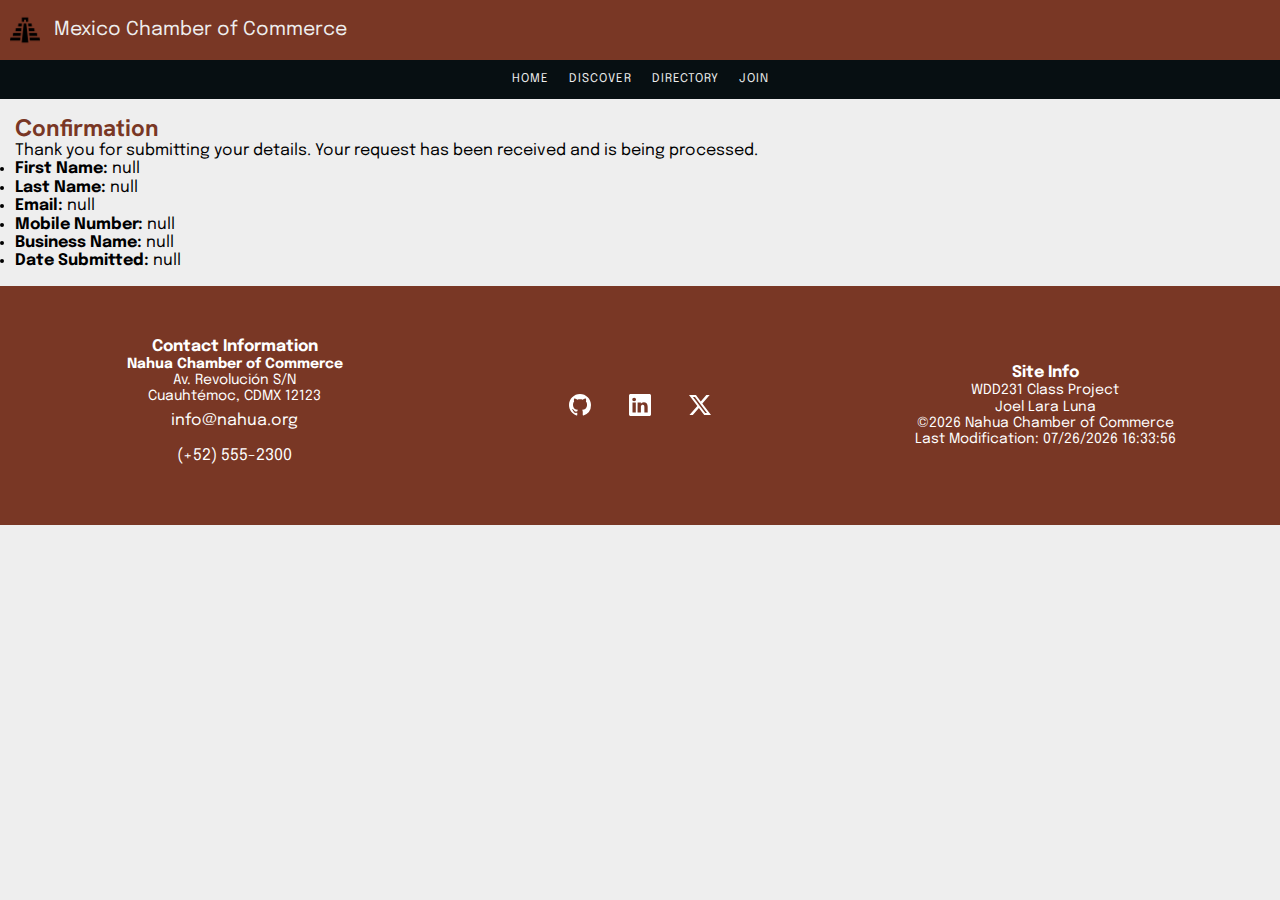
<file: chamber/thankyou.html>
<!DOCTYPE html>
<html lang="en">
    <head>
        <meta charset="UTF-8">
        <meta name="viewport" content="width=device-width, initial-scale=1.0" />
        <title>Thank You | Mexico's Chamber of Commerce</title>
        <meta
            name="description"
            content="Thank you for joining Mexico's Chamber of Commerce. Your submission has been received, and we look forward to welcoming you into our network of local businesses committed to sustainable development and cultural heritage."
        />
        <meta name="author" content="Joel Lara Luna" />
        <link rel="icon" href="images/favicon.ico">
        <!-- Social Media Tags -->
        <meta property="og:title" content="Member Directory | Nahua Chamber of Commerce" />
        <meta
            property="og:description"
            content="Connect with local businesses and organizations rooted in cultural heritage and sustainable commerce."
        />
        <meta property="og:image" content="https://jlaraluna.github.io/wdd231/chamber/images/tierra-madre.webp" />
        <meta property="og:url" content="https://jlaraluna.github.io/wdd231/chamber/directory.html" />
        <!-- CSS  -->
        <link rel="stylesheet" href="styles/normalize.css" />
        <link rel="stylesheet" href="styles/small.css" />
        <link rel="stylesheet" href="styles/larger.css" />

        <!-- Preconnect -->
        <link rel="preconnect" href="https://fonts.googleapis.com">
        <link rel="preconnect" href="https://fonts.gstatic.com" crossorigin>

        <!-- Load fonts -->
        <link
            href="https://fonts.googleapis.com/css2?family=Epilogue:ital,wght@0,100..900;1,100..900&family=Hanken+Grotesk:ital,wght@0,100..900;1,100..900&display=swap"
            rel="stylesheet"
        />

        <!-- Javascript -->
        <script src="scripts/date.js" defer></script>
        <script src="scripts/navigation.js" defer></script>
    </head>
    <body>
        <div class="wrapper">
        <header>
            <img src="images/logo.webp" alt="Site Logo" width="30" height="30" />
            <span>Mexico Chamber of Commerce</span>
            <button id="ham-btn" class="hamburger" aria-label="Open menu"></button>
        </header>
        <nav id="nav-bar" class="navigation" aria-label="Main navigation">
            <ul>
                <li><a href="index.html">Home</a></li>
                <li><a href="discover.html">Discover</a></li>
                <li><a href="directory.html">Directory</a></li>
                <li><a href="join.html">Join</a></li>
            </ul>
        </nav>
        <main class="main">
            <div id="results"></div>
        </main>
        <footer>
            <section class="adress">
                <h2>Contact Information</h2>
                <p><b>Nahua Chamber of Commerce</b></p>
                <p>Av. Revolución S/N</p>
                <p>Cuauhtémoc, CDMX 12123</p>
                <p>
                    <a href="mailto:info@nahua.org">info@nahua.org</a>
                </p>
                <p>
                    <a href="tel:+5255552300">(+52) 555-2300</a>
                </p>
            </section>

            <section class="social">
                <a href="https://github.com/jlaraluna/wdd231.git" target="_blank"
                    ><img src="images/github.svg" alt="Github Logo" width="16" height="16"
                /></a>
                <a href="https://www.linkedin.com/in/joel-lara-luna/" target="_blank"
                    ><img src="images/linkedin.svg" alt="Linkedin Logo" width="16" height="16"
                /></a>
                <a href="https://x.com/?lang=es" target="_blank"><img src="images/twitter-x.svg" alt="X / Twitter Logo" width="16" height="16" /></a>
            </section>
            <section class="student-info">
                <h2>Site Info</h2>
                <p>WDD231 Class Project</p>
                <p>Joel Lara Luna</p>
                <p><span id="currentYear"></span></p>
                <p id="lastModified"></p>
            </section>
        </footer>
        <script src="scripts/thankyou.js"></script>
        </div>
    </body>
</html>
</file>
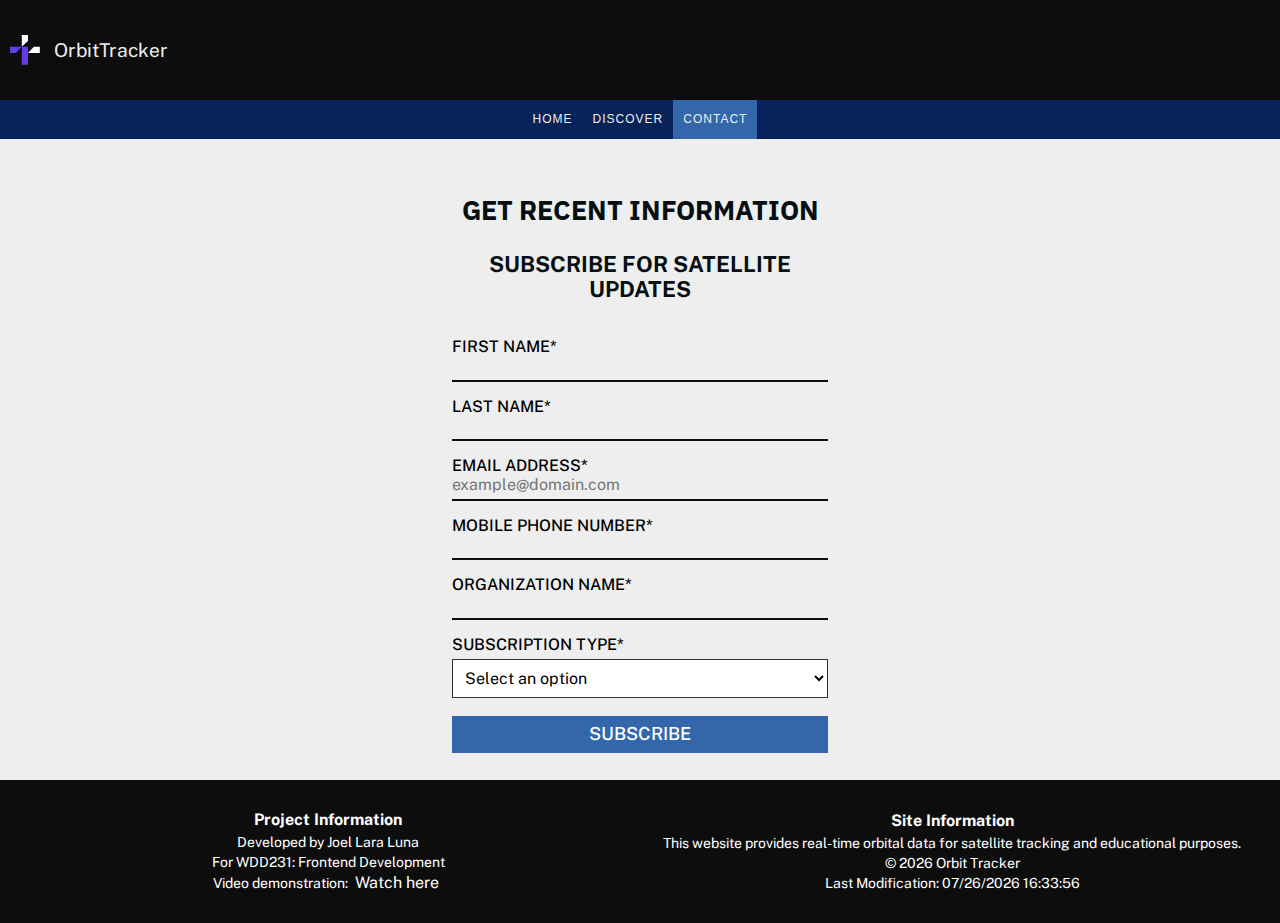
<file: finalproject/contact.html>
<!DOCTYPE html>
<html lang="en">
    <head>
        <meta charset="UTF-8" />
        <meta name="viewport" content="width=device-width, initial-scale=1.0" />
        <title>Contact | OrbitTracker</title>
        <meta
            name="description"
            content="Contact OrbitTracker to subscribe for satellite updates, newsletters, and educational resources. Get in touch for support, feedback, or partnership inquiries related to real-time satellite tracking and space education."
        />

        <meta name="author" content="Joel Lara Luna" />
        <!-- CSS  -->
        <link rel="stylesheet" href="styles/normalize.css" />
        <link rel="stylesheet" href="styles/small.css" />
        <link rel="stylesheet" href="styles/larger.css" />
        <link rel="icon" href="images/favicon.ico">
        <!-- Social Media Tags -->
        <meta property="og:title" content="Contact | OrbitTracker" />
        <meta
            property="og:description"
            content="Contact OrbitTracker to subscribe for satellite updates, newsletters, and educational resources. Get in touch for support, feedback, or partnership inquiries related to real-time satellite tracking and space education."
        />
        <meta property="og:image" content="https://jlaraluna.github.io/wdd231/finalproject/images/social-media.jpg" />
        <meta property="og:url" content="https://jlaraluna.github.io/wdd231/finalproject/index.html" />
        <!-- Preconnect -->
        <link rel="preconnect" href="https://fonts.googleapis.com" />
        <link rel="preconnect" href="https://fonts.gstatic.com" crossorigin />
        <!-- Load fonts -->
        <link href="https://fonts.googleapis.com/css2?family=IBM+Plex+Sans:wght@600&family=Public+Sans&display=swap" rel="stylesheet" />
        <!-- Javascript -->
        <script type="module" src="scripts/main.js"></script>
    </head>
    <body>
        <div class="wrapper">
        <header>
            <img src="images/logo.svg" alt="Site Logo" width="90" height="90" />
            <span>OrbitTracker</span>
            <button id="ham-btn" class="hamburger" aria-label="Open menu"></button>
        </header>
        <nav id="nav-bar" class="navigation" aria-label="Main navigation">
            <ul>
                <li><a href="index.html">Home</a></li>
                <li><a href="discover.html">Discover</a></li>
                <li  class="current"><a href="contact.html">Contact</a></li>
            </ul>
        </nav>

        <main class="form-grid">
            <h1>Get recent information</h1>
            <div class="contact-grid">
                <div class="container-1">
                    <form method="GET" action="thankyou.html" class="form">
                        <fieldset>
                            <legend>Subscribe for Satellite Updates</legend>

                            <!-- First Name -->
                            <label>
                                First Name*
                                <input type="text" name="first-name" title="Applicant's First Name" autocomplete="given-name" required />
                            </label>

                            <!-- Last Name -->
                            <label>
                                Last Name*
                                <input type="text" name="last-name" title="Applicant's Last Name" autocomplete="family-name" required />
                            </label>

                            <!-- Email -->
                            <label>
                                Email Address*
                                <input
                                    type="email"
                                    name="email"
                                    title="Applicant's Email Address"
                                    autocomplete="email"
                                    placeholder="example@domain.com"
                                    required
                                />
                            </label>

                            <!-- Mobile Phone Number -->
                            <label>
                                Mobile Phone Number*
                                <input type="tel" name="mobile" title="Mobile Phone Number" autocomplete="tel" required />
                            </label>

                            <!-- Organization Name -->
                            <label>
                                Organization Name*
                                <input type="text" name="organization" title="Business or Organization Name" autocomplete="organization" required />
                            </label>

                            <!-- Membership Level -->
                            <label for="subscription-type">
                                Subscription Type*
                                <select id="subscription-type" name="subscription-type" title="Select Subscription Type" required>
                                <option value="" disabled selected>Select an option</option>
                                <option value="weekly">Weekly Newsletter</option>
                                <option value="monthly">Monthly Newsletter</option>
                                <option value="articles-only">Only Satellite Articles</option>
                                </select>
                            </label>


                            <!-- Timestamp -->
                            <input type="hidden" name="timestamp" id="timestamp" value="" />

                            <!-- Submit Button -->
                            <input type="submit" value="Subscribe" />
                        </fieldset>
                    </form>
                </div>
        </main>

        <footer>
            <section class="contact-info">
                <h2>Project Information</h2>
                <p>Developed by Joel Lara Luna</p>
                <p>For WDD231: Frontend Development</p>
                <p
                    >Video demonstration:
                    <a
                        href="https://byupathway.zoom.us/rec/share/3N2Hr4CFpwm3sNGJ9Opa0097eu5YtYC5fz9uiI1_FOOHYzNQbP0qkLw33JfFPfWY.E_jSjrvrFNjOdxhL"
                        target="_blank"
                        >Watch here</a
                    ></p
                >
                
            </section>

            <section class="site-info">
                <h2>Site Information</h2>
                <p>This website provides real-time orbital data for satellite tracking and educational purposes.</p>
                <p><span id="currentYear"></span></p>
                <p><span id="lastModified"></span></p>
            </section>
        </footer>
        </div>
    </body>
</html>
</file>
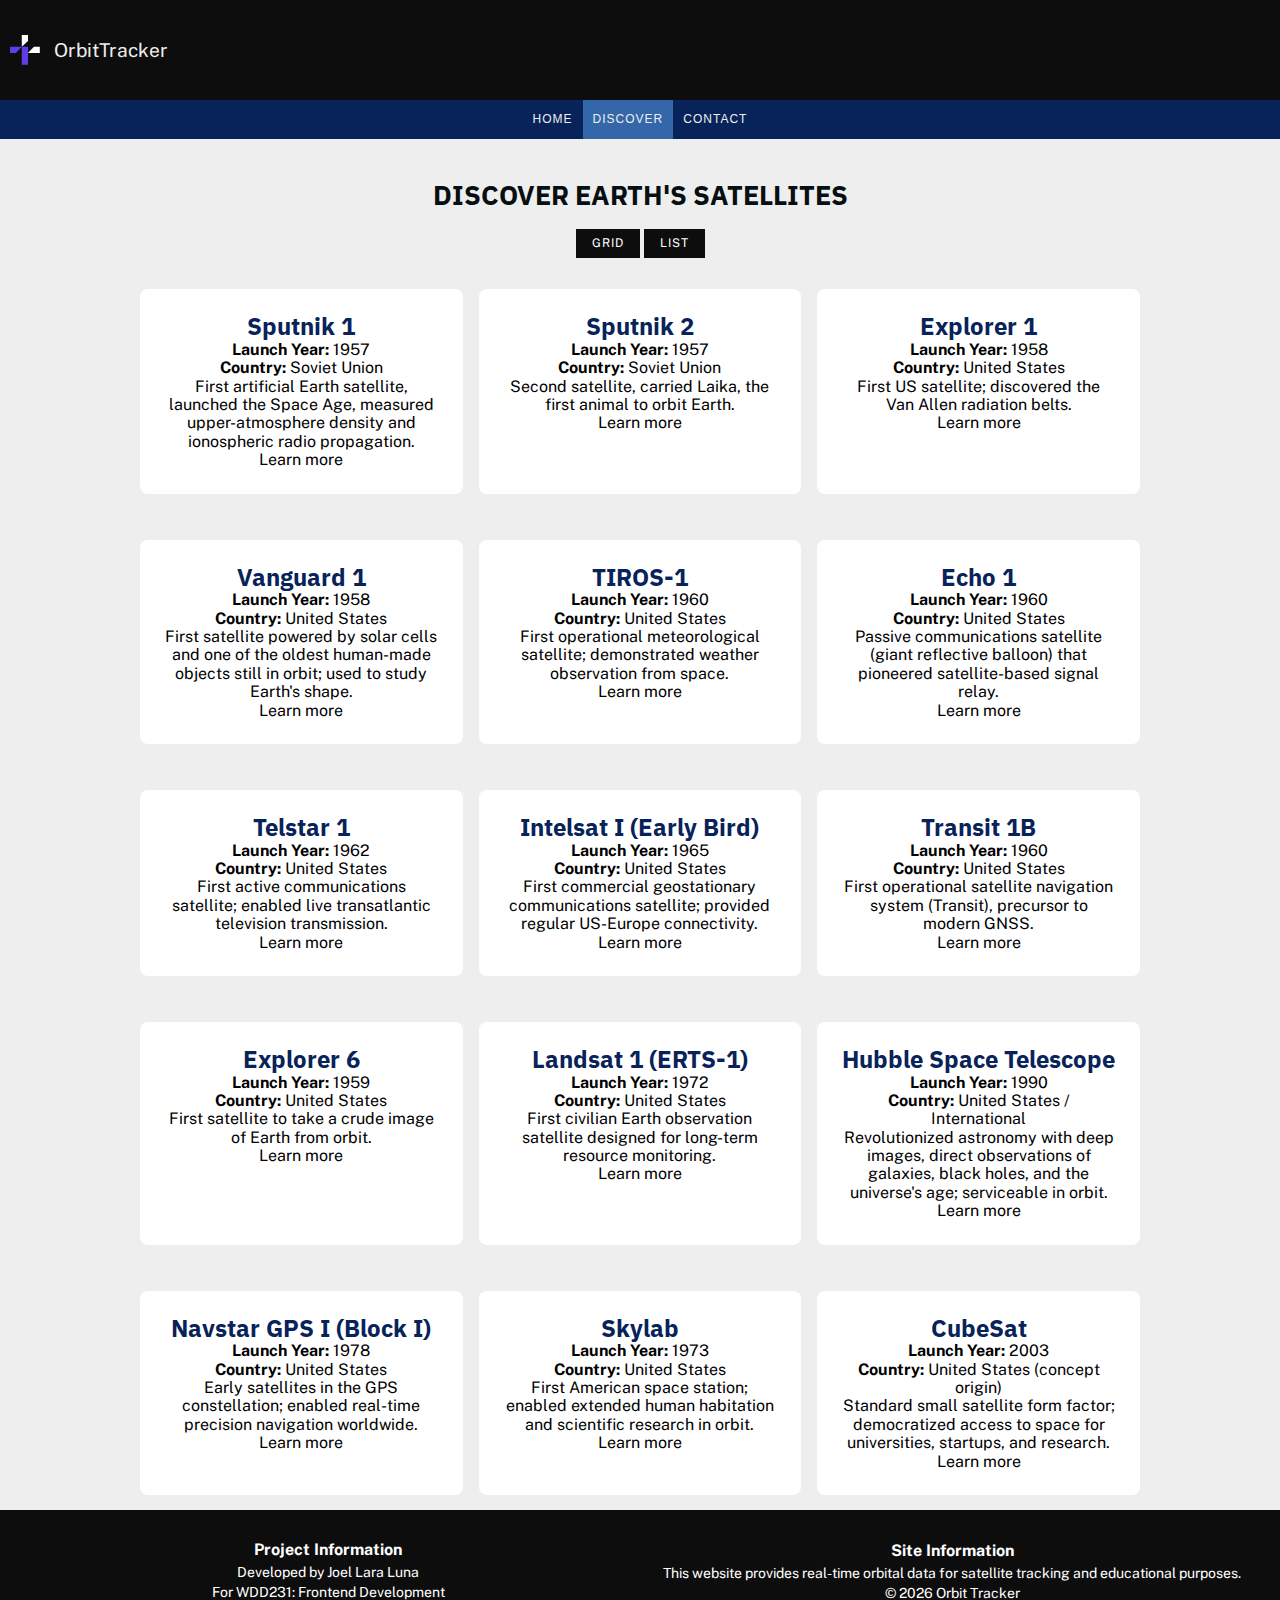
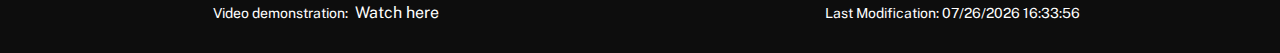
<file: finalproject/discover.html>
<!DOCTYPE html>
<html lang="en">
    <head>
        <meta charset="UTF-8" />
        <meta name="viewport" content="width=device-width, initial-scale=1.0" />
        <title>Discover | OrbitTracker</title>
        <meta
            name="description"
            content="Discover Earth's satellites with OrbitTracker. Explore detailed information about satellites in orbit, including launch dates, operators, and technical data. Browse, filter, and learn about the fascinating world of satellite technology."
        />

        <meta name="author" content="Joel Lara Luna" />
        <!-- CSS  -->
        <link rel="stylesheet" href="styles/normalize.css" />
        <link rel="stylesheet" href="styles/small.css" />
        <link rel="stylesheet" href="styles/larger.css" />
        <link rel="icon" href="images/favicon.ico">
        <!-- Social Media Tags -->
        <meta property="og:title" content="Discover | OrbitTracker" />
        <meta
            property="og:description"
            content="Discover Earth's satellites with OrbitTracker. Explore detailed information about satellites in orbit, including launch dates, operators, and technical data. Browse, filter, and learn about the fascinating world of satellite technology."
        />
        <meta property="og:image" content="https://jlaraluna.github.io/wdd231/finalproject/images/social-media.jpg" />
        <meta property="og:url" content="https://jlaraluna.github.io/wdd231/finalproject/index.html" />
        <!-- Preconnect -->
        <link rel="preconnect" href="https://fonts.googleapis.com" />
        <link rel="preconnect" href="https://fonts.gstatic.com" crossorigin />
        <!-- Load fonts -->
        <link href="https://fonts.googleapis.com/css2?family=IBM+Plex+Sans:wght@600&family=Public+Sans&display=swap" rel="stylesheet" />
        <!-- Javascript -->
        <script type="module" src="scripts/main.js"></script>
    </head>
    <body>
        <header>
            <img src="images/logo.svg" alt="Site Logo" width="90" height="90" />
            <span>OrbitTracker</span>
            <button id="ham-btn" class="hamburger" aria-label="Open menu"></button>
        </header>
        <nav id="nav-bar" class="navigation" aria-label="Main navigation">
            <ul>
                <li><a href="index.html">Home</a></li>
                <li class="current"><a href="discover.html">Discover</a></li>
                <li><a href="contact.html">Contact</a></li>
            </ul>
        </nav>

        <main class="discover-grid">
            <h1>Discover Earth's satellites</h1>
            <div class="menu">
                <button id="grid" aria-label="grid">Grid</button>
                <button id="list" aria-label="list">List</button>
            </div>
            <div id="cards" class="grid"></div>
        </main>

        <footer>
            <section class="contact-info">
                <h2>Project Information</h2>
                <p>Developed by Joel Lara Luna</p>
                <p>For WDD231: Frontend Development</p>
                <p
                    >Video demonstration:
                    <a
                        href="https://byupathway.zoom.us/rec/share/3N2Hr4CFpwm3sNGJ9Opa0097eu5YtYC5fz9uiI1_FOOHYzNQbP0qkLw33JfFPfWY.E_jSjrvrFNjOdxhL"
                        target="_blank"
                        >Watch here</a
                    ></p
                >
            </section>

            <section class="site-info">
                <h2>Site Information</h2>
                <p>This website provides real-time orbital data for satellite tracking and educational purposes.</p>
                <p><span id="currentYear"></span></p>
                <p><span id="lastModified"></span></p>
            </section>
        </footer>
    </body>
</html>
</file>
<file: styles/small.css>
* {
  margin: 0;
  padding: 0;
  box-sizing: border-box;
}

:root {
  --primary-color: #102645;
  --secondary-color: #000000;
  --button-color: #a4161a;
  --background-color: #f2f2f2;
  --background-container: #e6e6e5;
}

/* === TYPOGRAPHY === */
h1, h2, h3 {
  font-family: "Open Sans", sans-serif;
  color: var(--secondary-color);
}

h1 {
  padding: 20px;
  text-align: center;
  font-size: 40.5px;
}

p {
  font-family: "Inter", sans-serif;
  font-size: 18px;
}

/* === HEADER === */
header {
  display: grid;
  grid-template-columns: 24px auto 44px;
  padding: 15px 0 15px 10px;
  column-gap: 20px;
  align-items: center;
  background: var(--primary-color);
  font-family: "Open Sans", sans-serif;
}

header img {
  display: block;
  width: 100%;
  height: auto;
}

header span {
  font-size: 1.2rem;
  color: var(--background-color);
  font-weight: bold;
}

/* === HAMBURGER MENU === */
.hamburger {
  background: none;
  border: none;
  cursor: pointer;
}

.hamburger:after {
  content: "\2630";
  color: #fff;
}

.hamburger.show::after {
  content: "\00D7";
}

/* === NAVIGATION === */
.navigation {
  display: none;
  background-color: var(--secondary-color);
  font-family: "Inter", sans-serif;
}

.navigation.show {
  display: block;
}

.navigation ul {
  list-style-type: none;
}

.navigation a {
  display: block;
  padding: 0.8rem 10px;
  color: var(--background-color);
  text-decoration: none;
  border-bottom: 1px solid #ddd;
}

.navigation li.current {
  background-color: var(--button-color);
}

.navigation a:hover {
  color: var(--secondary-color);
  background-color: var(--background-color);
}

/* === MAIN STRUCTURE === */
main {
  padding: 0 15px;
}

.card-section {
  width: 100%;
  margin: 15px 0;
  background-color: var(--background-container);
}

.card-title {
  background-color: #000;
  color: #fff;
  padding: 10px;
  font-size: 27px;
  text-align: center;
}

.card-content {
  padding: 18px;
  color: var(--secondary-color);
  font-size: 18px;
  line-height: 1.5;
}

.card-section img {
  display: block;
  width: 80%;
  margin: 15px auto;
}

/* === COURSE BUTTONS & CONTAINER === */
.button-container {
  display: flex;
}

.buttons {
  width: 100%;
  border: 1px solid black;
  font-family: "Inter", sans-serif;
  padding: 8px;
  margin: 10px;
  font-weight: bold;
}

.course-card {
  border: 1px solid #000;
  margin: 10px;
  padding: 8px;
}

.completed {
  border-left: 5px solid green;
  background-color: #fff;
}

.incomplete {
  border-left: 5px solid #999;
}

#totalCreditsText {
  text-align: center;
  padding-bottom: 10px;
}

/* === FOOTER & SOCIAL === */
footer {
  padding: 1rem;
  text-align: center;
  color: #fff;
  background: var(--primary-color);
}

.social {
  display: flex;
  justify-content: center;
  column-gap: 8px;
}

.social a {
  display: flex;
  justify-content: center;
  align-items: center;
  width: 44px;
  height: 44px;
}

.social img {
  width: 22px;
  height: 22px;
}

.social a:hover {
  background: var(--button-color);
}
</file>
<file: styles/larger.css>
@media only screen and (min-width: 38rem) {
  header {
    grid-template-columns: 24px auto;
  }

  .hamburger {
    display: none;
  }

  .navigation {
    display: block;
  }

  .navigation ul {
    display: flex;
  }

  .navigation a {
    border: none;
  }

  main {
    display: grid;
    grid-template-columns: 2fr 1fr;
    gap: 15px;
  }

  main h1 {
    grid-column: 1 / -1;
    margin-bottom: 0;
  }

  .courses {
    grid-column: 1 / -1;
  }

  .card-section img {
    height: 300px;
    width: auto;
  }
}
</file>
<file: chamber/styles/larger.css>
@media only screen and (min-width: 38rem) {
    /* === HEADER === */
    header {
        grid-template-columns: 24px auto;
    }

    .hamburger {
        display: none;
    }

    /* === NAVIGATION === */
    .navigation {
        display: flex;
        justify-content: center;
        align-items: center;
    }

    .navigation ul {
        display: flex;
    }

    .navigation a {
        border: none;
    }

    /* === DIRECTORY VIEW (GRID MODE) === */
    #cards {
        display: grid;
        grid-template-columns: repeat(auto-fit, minmax(320px, 1fr));
        gap: 1rem;
        margin: 0 auto;
    }

    #cards section {
        padding: 1.5rem;
    }

    .card-body img {
        width: 128px;
        height: 128px;
    }

    /* === DIRECTORY VIEW (LIST MODE OVERRIDE) === */
    #cards.list section {
        grid-template-columns: 1.5fr 2fr 2fr;
    }

    /* === FOOTER === */
    footer {
        display: flex;
        justify-content: space-between;
        align-items: center;
        padding: 2rem;
    }

    footer section {
        flex: 1;
    }

    .social {
        display: flex;
        justify-content: center;
        align-items: center;
    }

    /* === HERO === */

    .hero {
        position: relative;
        width: 100%;
        height: auto;
        overflow: hidden;
    }

    .hero img {
        width: 100%;
        height: auto;
        display: block;
        object-fit: cover;
        object-position: center;
    }

    .home-grid {
        display: grid;
        grid-template-columns: 2fr 1fr;
        grid-template-areas:
            "headline    headline"
            "events      weather"
            "events      forecast"
            "spotlight   spotlight";
        gap: 1rem;
        padding: 0 0.5rem;
    }

    h1 {
        grid-area: headline;
        font-size: 1.6rem;
    }

    .events {
        grid-area: events;
        display: flex;
        flex-direction: column;
    }

    .event-info {
        display: block;
        align-items: center;
        margin: auto 0;
    }

    .event-info p {
        font-size: 18px;
        font-weight: 300;
        line-height: 1.5;
    }

    .weather.card:first-of-type {
        grid-area: weather;
    }

    .weather.card:last-of-type {
        grid-area: forecast;
    }

    .spotlight {
        grid-area: spotlight;
    }

    .forecast {
        display: flex;
        justify-content: space-between;
    }

    .forecast .day {
        flex: 1;
        text-align: center;
    }

    .join-grid {
        display: grid;
        grid-template-columns: 1fr 1fr;
        gap: 1rem; /* espacio entre columnas */
        padding: 2rem;
    }

    .container-2 {
        margin: auto 0;
    }
}
</file>
<file: finalproject/styles/larger.css>
@media only screen and (min-width: 1025px) {
    /* === HEADER === */
    header {
        grid-template-columns: 24px auto;
    }

    .hamburger {
        display: none;
    }

    /* === NAVIGATION === */
    .navigation {
        display: flex;
        justify-content: center;
        align-items: center;
    }

    .navigation ul {
        display: flex;
    }

    .navigation a {
        border: none;
    }

    /* === DIRECTORY VIEW (GRID MODE) === */

    
    .discover-grid {
        max-width: 1000px;
        margin: 0 auto;
    }

    #cards {
        display: grid;
        grid-template-columns: repeat(auto-fit, minmax(320px, 1fr));
        gap: 1rem;
        margin: 0 auto;
    }

    #cards section {
        padding: 1.5rem;
    }


    /* === DIRECTORY VIEW (LIST MODE OVERRIDE) === */
    #cards.list section {
        grid-template-columns: 2fr 2fr;
    }

    /* === FOOTER === */
    footer {
        display: flex;
        justify-content: space-between;
        align-items: center;
        padding: 1rem;
    }

    footer section {
        flex: 1;
    }

    /* === HERO === */

    .hero {
        position: relative;
        width: 100%;
        height: auto;
        overflow: hidden;
    }

    .hero img {
        width: 100%;
        height: auto;
        display: block;
        object-fit: cover;
        object-position: center;
    }
    .home-grid {
        grid-template-columns: 1.5fr 2fr 2fr;
        grid-template-rows: auto 1fr auto;
        grid-template-areas:
            "headline    headline      headline"
            "events      weather      spotlight"
            "events      forecast     spotlight";
        width: 80%;
        margin: 0 auto;
        margin-bottom: 40px;
    }

    h1 {
        grid-area: headline;
        margin-top: 40px;
    }

    .card--launch {
        grid-area: events;
    }

    .card--weather {
        grid-area: weather;
    }

    .card--forecast {
        grid-area: forecast;
    }

    #dynamic-articles.spotlight {
        grid-area: spotlight;
    }

    .card__button {
    height: 100%;
    }

    footer {
        display: grid;
        grid-template-columns: 1fr 1fr;
    }


}
</file>
<file: styles/modules.css>
* {
  margin: 0;
  padding: 0;
  box-sizing: border-box;
}

body {
  font-family: Arial, sans-serif;
  background-color: #f0f0f0;
}

main {
  padding: 1rem;
  background-color: #fff;
  color: #333;
  width: fit-content;
  margin: 1rem auto;
  border: 1px solid rgb(0 0 0 / 10%);
  border-radius: 10px;
}

h1 {
  font-size: 1.5rem;
  color: #000;
}

h2 {
  font-size: 1.2rem;
  color: #555;
}

h1,
h2 {
  text-align: center;;
  margin-bottom: 1.1rem;
}

form p {
  margin: .5rem;
  font-weight: bold;
}

#enrollment {
  padding: 1rem 1rem 0 1rem;
  border: 1px solid rgb(0 0 0 / 10%);
  border-radius: 10px;
  background-color: #bed;
  text-align: center;
}

select {
  padding: 0.5em;
  border: 1px solid #ccc;
  width: 3rem;
}

button {
  display: block;
  margin: 1rem auto;
  padding: 0.6em 1em;
  border: none;
  border-radius: 5px;
  background-color: #0078d4;
  color: white;
  cursor: pointer;
}

button:hover {
  background-color: #005fa3;
}

table {
  margin-top: 2rem;
  width: 100%;
  border-collapse: collapse;
  background-color: white;
  box-shadow: 0 2px 6px rgb(0 0 0 / 5%);
}

th,
td {
  padding: 0.75rem;
  text-align: center;
  border-bottom: 1px solid #ddd;
}

th {
  background-color: #000;
  color: white;
  font-weight: bold;
}

tr:hover {
  background-color: #bbb;
}
</file>
<file: styles/prophets.css>
.grid {
	display: grid;
	grid-gap: 0.5rem;
	grid-template-columns: repeat(auto-fit, minmax(320px, 1fr));
}

section {
	margin: 0.5rem;
	padding: 0.5rem;
	background-color: #eee;
	border: 1px solid rgb(0 0 0 / 10%);
	display: flex;
	flex-direction: column;
	align-items: center;
}

section > p {
	min-height: 60px;
	font-size: smaller;
	text-align: center;
}

img {
	width: auto;
	max-width: 325px;
	box-shadow: 0 0 30px #777;
	height: 200px;
	border: 1px solid #111;
}
</file>
<file: chamber/styles/medium.css>
@media only screen and (min-width: 641px) {
    #allplaces div {
        display: grid;
        grid-template-areas:
            "photograph name"
            "photograph description"
            "photograph address";
    }

    #allplaces div img {
        width: 300px;
        grid-area: photograph;
        margin: auto 0;
    }

    #allplaces div img:hover {
        filter: grayscale(100%);
    }
}
</file>
<file: chamber/styles/small.css>
/* === RESET === */
* {
    margin: 0;
    padding: 0;
    box-sizing: border-box;
}

/* * {
    outline: 1px solid red;
} */

:root {
    --primary-color: #c39437;
    --secondary-color: #793725;
    --background-color: #eeeeee;
    --text-color: #070f12;
    --button-color: #3367aa;
    --text-on-primary: #1a1a1a;
    --link-on-primary: #ffffff;
    --text-light: #ffffff;
    --text-muted: #3d3d3d;
}

body {
    background: var(--background-color);
    font-family: "Epilogue", sans-serif;
}

main {
    margin: 15px;
}

/* === LINKS & BUTTONS BASE === */
a,
button {
    all: unset;
    color: inherit;
    text-decoration: none;
    cursor: pointer;
}

/* === TYPOGRAPHY === */
h1,
h2,
h3 {
    font-family: "Hanken Grotesk", sans-serif;
    color: var(--secondary-color);
}

h1 {
    text-align: center;
    font-size: 22px;
    letter-spacing: 2px;
    font-weight: 700;
    text-transform: uppercase;
    color: var(--text-color);
}

p {
    font-family: "Epilogue", sans-serif;
    font-size: 16px;
}

/* === HEADER === */
header {
    display: grid;
    grid-template-columns: 24px auto 44px;
    padding: 15px 0 15px 10px;
    column-gap: 20px;
    align-items: center;
    background: var(--secondary-color);
}

header img {
    display: block;
    width: 30px;
    height: auto;
    aspect-ratio: 1 / 1;
}

header span {
    font-size: 1.2rem;
    color: var(--background-color);
}

/* === HAMBURGER MENU === */
.hamburger {
    background: none;
    border: none;
    cursor: pointer;
}

.hamburger::after {
    content: "\2630";
    color: var(--text-light);
}

.hamburger.show::after {
    content: "\00D7";
}

/* === NAVIGATION === */
.navigation {
    display: none;
    background-color: var(--text-color);
    font-family: "Epilogue", sans-serif;
    text-transform: uppercase;
    letter-spacing: 1px;
    font-size: 12px;
}

.navigation.show {
    display: block;
}

.navigation ul {
    list-style-type: none;
}

.navigation a {
    display: block;
    padding: 0.8rem 10px;
    color: var(--background-color);
    border-bottom: 1px solid #ddd;
}

.navigation li.current {
    background-color: var(--button-color);
}

.navigation a:hover {
    background-color: var(--button-color);
    color: var(--background-color);
}

/* === VIEW MODE TOGGLE (GRID / LIST) === */
.menu {
    margin: 1rem auto;
    text-align: center;
}

button {
    padding: 0.5rem 1rem;
    font-family: "Epilogue", sans-serif;
    text-transform: uppercase;
    color: var(--text-light);
    background: var(--button-color);
    letter-spacing: 1px;
    font-size: 12px;
}

/* === DIRECTORY GRID VIEW === */
#cards {
    display: flex;
    flex-direction: column;
    max-width: 1200px;
    margin-inline: auto;
    padding-inline: 1rem;
    gap: 10px;
}

#cards section {
    background-color: #fff;
    padding: 1rem;
    display: flex;
    flex-direction: column;
}

#cards h2 {
    margin: 0;
    font-size: 24px;
    font-family: "Hanken Grotesk", sans-serif;
    color: var(--text-color);
    font-weight: 500;
}

#cards h3 {
    margin: 0;
    color: var(--text-muted);
    font-weight: 700;
    font-size: 16px;
    font-family: "Hanken Grotesk", sans-serif;
    text-transform: uppercase;
    line-height: 1.3;
    letter-spacing: 0.5px;
}

.card-body {
    display: flex;
    flex-direction: column;
    flex-wrap: wrap;
}

.card-body img {
    width: 128px;
    height: 128px;
    aspect-ratio: 1 / 1;
    object-fit: cover;
    margin: 15px 0;
}

.card-body .info {
    display: flex;
    flex-direction: column;
}

.card-body p,
.card-body a {
    margin: 0;
    font-size: 14px;
    line-height: 1.6;
    font-family: "Epilogue", sans-serif;
    color: var(--text-on-primary);
    max-width: 100%;
    overflow-wrap: break-word;
    word-break: normal;
}

.card-body a {
    color: var(--text-muted);
}

.card-body a:hover {
    text-decoration: underline;
}

/* === LIST VIEW OVERRIDES === */
#cards.list {
    display: flex;
    flex-direction: column;
    gap: 0.5rem;
    padding: 1rem;
    gap: 0.75rem;
    box-sizing: border-box;
    max-width: 100%;
}

#cards.list section {
    display: grid;
    grid-template-columns: 1fr;
    align-items: center;
    margin: 0;
    padding: 1rem;
    background: var(--text-color);
    box-sizing: border-box;
    overflow-wrap: break-word;
    word-break: break-word;
}

#cards.list h2,
#cards.list h3 {
    color: var(--text-light);
    text-align: left;
    font-size: 16px;
    line-height: 1.3;
    margin: 0;
}

#cards.list h2 {
    font-size: 18px;
    font-weight: 600;
    margin-bottom: 0.3rem;
}

#cards.list h3 {
    font-size: 15px;
    font-weight: 400;
    margin-bottom: 0.6rem;
}

#cards.list h3 {
    font-size: 14px;
    font-weight: 400;
}

#cards.list .card-body {
    flex: 1;
    display: flex;
    flex-direction: row;
    align-items: center;

    gap: 1rem;
    box-sizing: border-box;
    overflow: hidden;
}

#cards.list .card-body img {
    display: none;
}

#cards.list .info {
    display: flex;
    flex-direction: column;
    justify-content: center;
    max-width: 100%;
    box-sizing: border-box;
}

#cards.list .info p,
#cards.list .info a {
    color: var(--text-light);
    font-size: 14px;
    line-height: 1.4;
    margin: 0.1rem 0;
    overflow-wrap: break-word;
    word-break: break-word;
}

#cards.list .card-body p,
#cards.list .card-body a {
    white-space: normal;
    overflow: visible;
    text-overflow: clip;
    max-width: 100%;
}

/* === FOOTER === */
footer {
    min-height: 50px;
    padding: 1rem;
    text-align: center;
    color: var(--background-color);
    background: var(--secondary-color);
    align-items: flex-start;
}

footer section {
    margin: 20px 0;
}

footer section h2 {
    font-family: "Epilogue", sans-serif;
    color: var(--text-light);
    font-size: 16px;
}

footer section p {
    font-family: "Epilogue", sans-serif;
    color: var(--text-light);
    font-size: 14px;
}

footer a {
    display: inline-block;
    padding: 8px 4px;
    font-size: 16px;
}

/* === SOCIAL ICONS === */
.social {
    display: flex;
    justify-content: center;
    column-gap: 8px;
}

.social a {
    display: flex;
    justify-content: center;
    align-items: center;
    width: 44px;
    height: 44px;
}

.social img {
    width: 22px;
    height: 22px;
    min-height: 22px;
}

.social a:hover {
    background: var(--button-color);
}

/* === HERO === */

.hero img {
    display: flex;
    width: 100%;
    height: auto;
    object-fit: cover;
    object-position: center;
}

.cta {
    display: block;
    margin: 0 auto;
    padding: 0.5rem 1rem;
    font-family: "Epilogue", sans-serif;
    font-weight: 700;
    color: var(--text-light);
    background: var(--button-color);
}

/* === HOME === */

.hero {
    position: relative;
    width: 100%;
    height: auto;
    overflow: hidden;
}

.hero img {
    width: 100%;
    height: auto;
    display: block;
}

.hero .cta {
    position: absolute;
    left: 50%;
    bottom: 20%;
    transform: translateX(-50%);
    cursor: pointer;
    z-index: 10;
    transition: all 0.3s ease;
}

.hero .cta:hover {
    transform: translateX(-50%) scale(1.05);
}

.events,
.weather {
    background-color: #fff;
    text-align: center;
    width: 100%;
    margin: 15px 0;
}

.card-title {
    font-family: "Hanken Grotesk", sans-serif;
    text-transform: uppercase;
    letter-spacing: 2px;
    background-color: #000;
    color: #fff;
    padding: 10px;
    font-size: 16px;
    text-align: center;
}

.events p {
    margin: 15px;
}

/* === WEATHER CARD === */

.city-name {
    font-family: "Hanken Grotesk", sans-serif;
    color: var(--text-on-primary);
    padding: 10px;
}

.temperature {
    font-size: 40.5px;
    font-weight: bold;
}

.description {
    text-transform: uppercase;
    padding: 10px;
    font-weight: bold;
}

.weather-details {
    display: grid;
    grid-template-columns: 1fr 1fr;
    gap: 1rem;
    text-align: center;
    padding: 10px;
    margin-bottom: 15px;
}

.detail {
    display: flex;
    flex-direction: column;
    align-items: center;
    font-size: 0.9rem;
}

.label {
    font-weight: bold;
    color: #555;
    margin-bottom: 0.25rem;
}

#humidity-value,
#wind-speed-value {
    font-size: 1.2rem;
    font-weight: 600;
    color: #222;
}

#weather-icon {
    filter: drop-shadow(0 0 4px rgba(0, 0, 0, 0.3));
}

/* === FORECAST === */

.day {
    margin: 20px;
    font-size: 0.9rem;
}

.day h3 {
    font-family: "Hanken Grotesk", sans-serif;
    font-weight: bold;
    color: #555;
    margin-bottom: 0.25rem;
}

.day p {
    color: var(--text-on-primary);
    font-weight: 600;
}

.spotlight-title {
    text-align: center;
    font-size: 22px;
    letter-spacing: 2px;
    font-weight: 700;
    text-transform: uppercase;
    color: var(--text-color);
    margin-bottom: 25px;
}


/* ----------- FORM ----------- */

.form {
    margin: 0;
}
.form fieldset {
    margin: 0 auto;
    padding: .75rem;
    width: 96%;
    max-width: 400px;
    text-transform: uppercase;
    color: var(--text-color);
    border-style: none;
}

legend {
  font-size: 28px;
  line-height: 40px;
  font-weight: bold;
  padding: 0.5rem;
  margin: 0 auto;
  text-align: center;
}

.form label {
    font-weight: 500;
    display: block;
    padding-top: 1rem;
    font-size: 16px;
}

.form input[type="text"],
.form input[type="email"],
.form input[type="tel"] {
    border-style: none;
    background: var(--link-on-primary);
    /* border-bottom: 1px solid var(--text-color); */
    width: 100%;
    max-width: 400px;
    padding-bottom: 0.3rem;
}

.form input[type="text"]:focus,
.form input[type="email"]:focus {
    outline: none;
    border-bottom: 2px solid var(--color-secondary-orange);
    padding-bottom: 0.3rem;
}

.form select,
.form textarea {
    border-style: none;
    width: 100%;
    max-width: 400px;
    background: var(--link-on-primary);
    border: 1px solid var(--color-text-dark);;
    padding: 8px;
    margin-top: 5px;
    font-family: var(--font-ui);
}

.form select:focus,
.form textarea:focus {
    outline: none;
    border: 2px solid var(--color-secondary-orange);
}

.form input[type="submit"]{
    border: none;
    background: var(--button-color);
    color: #fff;
    padding: .50rem;
    width: 100%;
    max-width: 400px;
    /* margin: 1.2rem 2% 0.75rem 2%; */
    margin-top: 18px;
    font-size: 18px;
    text-transform: uppercase;
    font-weight: 500;
}

.form input[type="submit"]:hover {
    background: var(--text-muted);
}


/* ----------- MEMBERSHIPS ----------- */

.membership-levels {
  display: flex;
  flex-direction: column;
  gap: 1rem;
  padding: 1rem;
  text-align: center;
  margin: 0 auto;
}

.member-title {
    color: var(--text-color);
}

.card-member {
  background-color: var(--text-light);
  padding: 1rem;

}

.card-member h3 {
  color: var(--text-muted);
  margin-top: 0;
  margin-bottom: 15px;
}

/* .card-member button {
  display: block;
} */

dialog {
  border: none;
  padding: 1.5rem;
  box-shadow: 0 0 15px rgba(0, 0, 0, 0.2);

  position: fixed;
  top: 50%;
  left: 50%;
  transform: translate(-50%, -50%);

  max-width: 90%;
  width: 400px;
  background: white;
  z-index: 1000;
}

dialog::backdrop {
  background: rgba(0, 0, 0, 0.5);
}


.modal-content {
  display: flex;
  flex-direction: column;
  gap: 1rem;
  text-align: center;
}
.modal-content h2 {
    color: var(--text-muted);
}

.close-modal {
    background: #000;
    width: 30px;
    margin: 0 auto;
}




/* ----------- THANKS ----------- */
.submit {
    text-align: center;
    justify-content: center;
}

.container h1 {
    font-size: 40px;
    text-transform: uppercase;
    margin-bottom: 0.75rem;
    color: var(--color-secondary-orange);
}

.container p {
    font-size: 18px;
    font-family: var(--font-ui);
}
</file>
<file: finalproject/styles/small.css>
/* === RESET === */
* {
    margin: 0;
    padding: 0;
    box-sizing: border-box;
}

/* Variables */
:root {
    --primary-color: #0d0d0d;
    --secondary-color: #072359;
    --background-color: #eee;
    --text-color: #070f12;
    --button-color: #3367aa;
    --link-on-primary: #fff;
    --text-light: #fff;
    --text-muted: #3d3d3d;
    --font-heading: "IBM Plex Sans", sans-serif;
    --font-body: "Public Sans", sans-serif;
    --color-text-dark: #333;
    --color-secondary-orange: #f60;
}

/* Base */
body {
    background: var(--background-color);
    font-family: var(--font-body);
    min-height: 100vh;
    display: flex;
    flex-direction: column;
}

.wrapper {
    display: flex;
    flex-direction: column;
    min-height: 100vh;
}

main {
    margin: 15px;
    flex: 1;
}

/* Links & buttons reset */
a, button {
    all: unset;
    cursor: pointer;
}

/* Typography */
h1, h2, h3 {
    font-family: var(--font-heading);
    color: var(--secondary-color);
}
h1 {
    text-align: center;
    font-size: 27px;
    text-transform: uppercase;
    color: var(--text-color);
}
p {
    font-size: 16px;
}

/* Header */
header {
    display: grid;
    grid-template-columns: 24px auto 44px;
    padding: 5px 1rem 5px 10px;
    gap: 20px;
    align-items: center;
    background: var(--primary-color);
}
header img {
    width: 30px;
    aspect-ratio: 1;
}
header span {
    font-size: 1.2rem;
    color: var(--background-color);
}

/* Hamburger */
.hamburger {
    background: none;
    border: none;
    font-size: 1.5rem;
}
.hamburger::after {
    content: "\2630";
    color: var(--text-light);
}
.hamburger.show::after { content: "\00D7"; }

/* Navigation */
.navigation {
    display: none;
    background: var(--secondary-color);
    font-family: "Epilogue", sans-serif;
    text-transform: uppercase;
    letter-spacing: 1px;
    font-size: 12px;
}
.navigation.show { display: block; }
.navigation ul { list-style: none; }
.navigation a {
    display: block;
    padding: 0.8rem 10px;
    color: var(--background-color);
    border-bottom: 1px solid #ddd;
}
.navigation li.current,
.navigation a:hover {
    background: var(--button-color);
    color: var(--background-color);
}

/* Menu view toggle */
.menu { margin: 1rem auto; text-align: center; }
button {
    padding: 0.5rem 1rem;
    text-transform: uppercase;
    color: var(--text-light);
    background: var(--primary-color);
    letter-spacing: 1px;
    font-size: 12px;
}

/* Footer */
footer {
    padding: 1rem;
    text-align: center;
    background: var(--primary-color);
    color: var(--background-color);
    display: flex;
    flex-direction: column;
    align-items: center;
}
footer section { margin: 0.7rem 0; }
footer section h2, footer section p {
    font-family: var(--font-body);
    color: var(--text-light);
    margin: 0.25rem 0;
}
footer section h2 { font-size: 1rem; }
footer section p { font-size: 0.875rem; }
footer a {
    padding: 0.5rem 0.25rem;
    font-size: 1rem;
    color: var(--text-light);
}
footer a:hover { text-decoration: underline; }

/* Hero */
.hero { position: relative; width: 100%; overflow: hidden; }
.hero img {
    width: 100%;
    object-fit: cover;
}
.hero .cta {
    position: absolute;
    left: 50%;
    bottom: 20%;
    transform: translateX(-50%);
    padding: 0.5rem 1rem;
    font-family: "Epilogue", sans-serif;
    font-weight: 700;
    color: var(--text-light);
    background: var(--primary-color);
    transition: transform 0.3s ease;
}
.hero .cta:hover { transform: translateX(-50%) scale(1.05); }

/* Cards */
.card {
    background: #fff;
    text-align: center;
    margin: 15px 0;
    border-radius: 8px;
    overflow: hidden;
}
.card:hover a { text-decoration: underline; }
.card__title {
    text-transform: uppercase;
    background: #000;
    color: #fff;
    padding: 10px;
    font-size: 16px;
}
.card__button {
    all: unset;
    cursor: pointer;
    display: block;
    position: relative;
    width: 100%;
    aspect-ratio: 3/4;
}
.card__background {
    position: absolute;
    inset: 0;
    background: url('../images/launch.webp') center/cover no-repeat;
    filter: brightness(0.5);
}
.card__overlay {
    position: absolute;
    bottom: 0;
    padding: 1rem;
    color: #fff;
    text-align: left;
}

/* Modal */
.modal {
    position: fixed;
    top: 50%; left: 50%;
    transform: translate(-50%, -50%);
    padding: 2rem;
    border: none;
    border-radius: 8px;
    width: 90%;
    max-width: 600px;
    background: var(--text-color);
    color: var(--background-color);
    box-shadow: 0 10px 30px rgba(0,0,0,0.25);
    z-index: 1000;
}
.modal::backdrop { background: rgba(0,0,0,0.6); }
.modal__title { margin-bottom: 15px; }
.modal__close {
    position: absolute;
    top: 1rem; right: 1rem;
    background: none;
    border: none;
    font-size: 1.5rem;
}

/* Weather */
.weather__city { margin: 0.5rem 0; }
.weather__main {
    display: flex;
    flex-direction: column;
    align-items: center;
}
.weather__temperature { font-size: 2rem; }
.weather__details {
    display: flex;
    justify-content: space-around;
    padding: 0.5rem 0;
}
.weather__detail {
    display: flex;
    flex-direction: column;
    align-items: center;
}
.weather__description {
    font-size: 0.9rem;
    text-transform: capitalize;
}

/* Forecast */
.forecast {
    display: flex;
    justify-content: space-between;
    text-align: center;
    padding: 1rem;
}
.forecast__day h3 { font-size: 0.9rem; }
.forecast__temp { font-size: 1rem; }

/* Articles */
#dynamic-articles {
    padding: 1rem;
    display: flex;
    flex-direction: column;
    gap: 1.5rem;
    min-height: 290px;
}
#dynamic-articles .article {
    background: #f9f9f9;
    padding: 1rem;
    border-radius: 8px;
    box-shadow: 0 2px 6px rgba(0,0,0,0.1);
    display: flex;
    flex-direction: column;
    gap: 0.8rem;
}
#dynamic-articles .article h2 {
    font-family: var(--font-heading);
    color: var(--primary-color);
    font-size: 1.3rem;
    text-transform: uppercase;
}
#dynamic-articles .article img {
    width: 100%;
    border-radius: 6px;
    object-fit: cover;
}
#dynamic-articles .article p {
    font-size: 1rem;
    color: var(--text-color);
    line-height: 1.4;
}
#dynamic-articles .article a {
    align-self: flex-start;
    padding: 0.4rem 0.8rem;
    color: var(--secondary-color);
    font-size: 0.875rem;
    text-transform: uppercase;
}
#dynamic-articles .article a:hover { text-decoration: underline; }

/* Home grid */
.home-grid {
    display: grid;
    gap: 1rem;
    padding: 0 0.5rem;
    grid-template-columns: 1fr;
    grid-template-areas:
        "headline" "events" "weather" "forecast" "spotlight";
}

/* List view */
#cards.list {
    display: flex;
    flex-direction: column;
    gap: 0.75rem;
    padding: 1rem 0;
    color: var(--link-on-primary);
}
#cards.list section {
    display: grid;
    padding: 1rem;
    background: var(--text-color);
    overflow-wrap: break-word;
}
#cards.list h2 {
    color: var(--text-light);
    font-size: 16px;
    line-height: 1.3;
}
#cards.list p { display: none; }

/* Form */
.form fieldset {
    margin: 0 auto;
    padding: 0.75rem;
    width: 96%;
    max-width: 400px;
    text-transform: uppercase;
    border: none;
}
legend {
    padding: 0.5rem;
    text-align: center;
    font-size: 22px;
    font-weight: 700;
    color: var(--text-color);
}
.form label {
    font-weight: 500;
    display: block;
    padding-top: 1rem;
    font-size: 16px;
}
.form input[type="text"],
.form input[type="email"],
.form input[type="tel"] {
    border: none;
    border-bottom: 2px solid var(--text-color);
    width: 100%;
    padding-bottom: 0.3rem;
    background: transparent;
}
.form input:focus {
    outline: none;
    border-bottom: 2px solid var(--secondary-color);
}
.form select {
    border: 1px solid var(--color-text-dark);
    width: 100%;
    background: var(--link-on-primary);
    padding: 8px;
    margin-top: 5px;
}
.form select:focus,
.form textarea:focus {
    outline: none;
    border: 2px solid var(--color-secondary-orange);
}
.form input[type="submit"] {
    border: none;
    background: var(--button-color);
    color: #fff;
    padding: 0.5rem;
    width: 100%;
    margin-top: 18px;
    font-size: 18px;
    text-transform: uppercase;
    font-weight: 500;
}

/* Thanks page */
.thanks-main {
    flex: 1;
    display: flex;
    justify-content: center;
    align-items: center;
    padding: 1rem;
}
.confirmation-card {
    max-width: 600px;
    padding: 2rem;
    background: var(--link-on-primary);
    box-shadow: 0 4px 12px rgba(0,0,0,0.1);
}
.confirmation-card h2,
.confirmation-card p {
    text-align: center;
    margin-bottom: 1rem;
    color: var(--text-color);
    text-transform: uppercase;
}
.confirmation-details {
    list-style: none;
    line-height: 1.8;
}
.confirmation-details li {
    font-weight: 500;
    font-size: 16px;
    text-transform: uppercase;
    border-bottom: 1px solid #ddd;
    padding: 0.5rem 0;
}
.confirmation-details strong {
    display: inline-block;
    width: 150px;
    color: var(--text-muted);
}
</file>
<file: project/styles/small.css>
/* === RESET === */
* {
    margin: 0;
    padding: 0;
    box-sizing: border-box;
}

a,
button {
    all: unset;
    color: inherit;
    text-decoration: none;
    cursor: pointer;
}

/* === ROOT VARIABLES === */
:root {
    --primary-color: #0d0d0d;
    --secondary-color: #072359;
    --font-heading: "Orbitron", sans-serif;
    --font-body: "Roboto", sans-serif;
}

/* === GLOBAL STYLES === */
html,
body {
    height: 100%;
    font-family: var(--font-body);
    background-color: var(--secondary-color);
    color: #fff;
}

body {
    display: flex;
    flex-direction: column;
}

/* === HEADER === */
header {
    background: var(--primary-color);
    color: #fff;
    padding: 10px;
}

/* === MAIN === */
main {
    flex: 1;
    padding: 2.5rem;
}

/* === FOOTER === */
footer {
    background: var(--primary-color);
    color: #fff;
    padding: 10px;
    text-align: center;
}

/* === TYPOGRAPHY === */
h1,
h2,
h3 {
    font-family: var(--font-heading);
}

h1 {
    text-align: center;
}

section {
    margin: 20px 0;
}

ul li {
    list-style: none;
}
</file>
